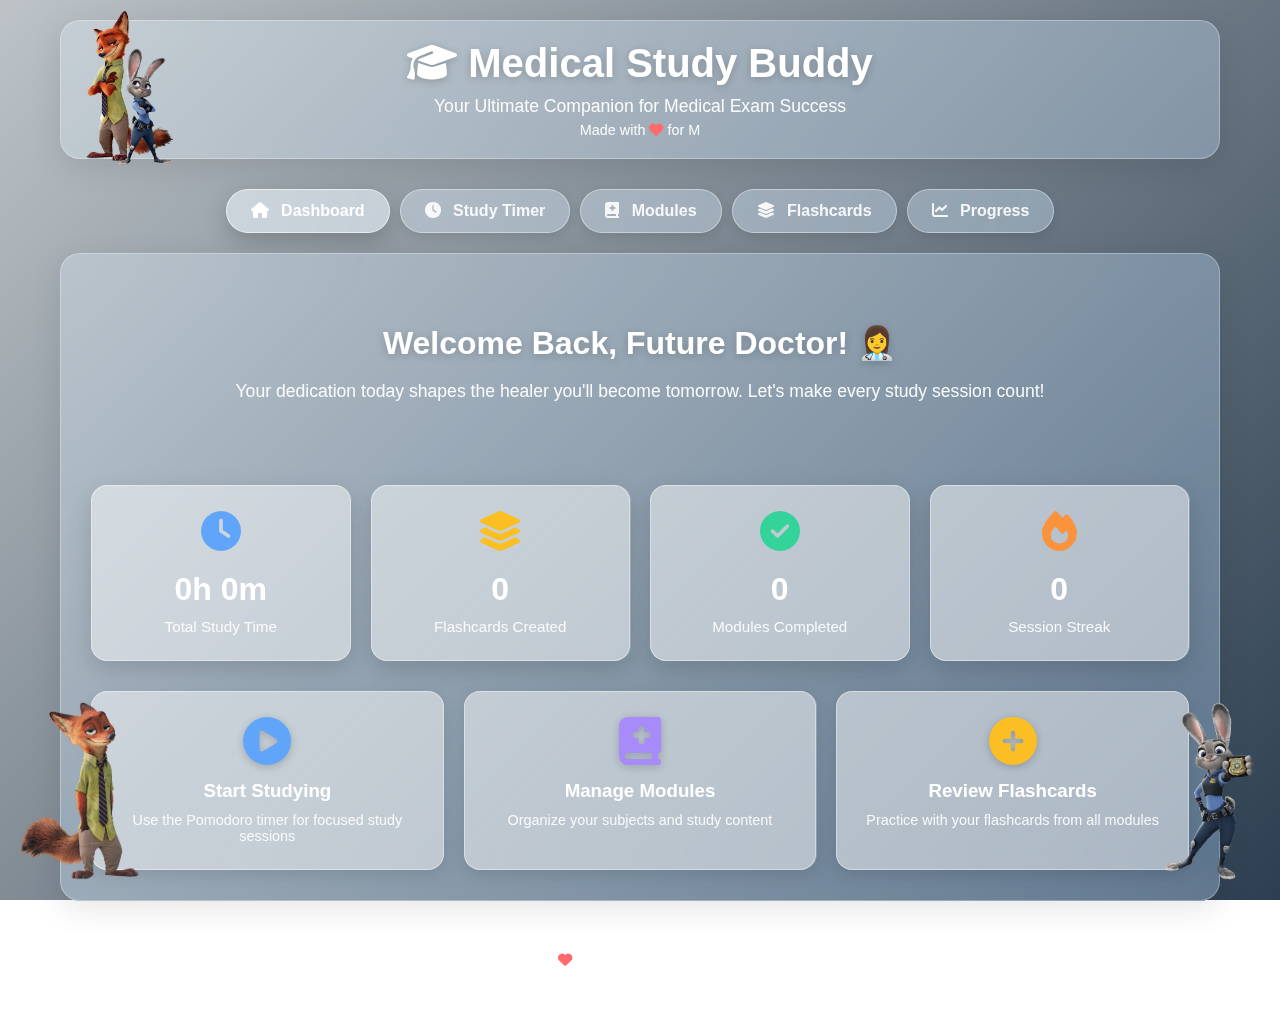
<file: index.html>
<!DOCTYPE html>
<html lang="en">
  <head>
    <meta charset="UTF-8" />
    <meta name="viewport" content="width=device-width, initial-scale=1.0" />
    <title>Medical Study Buddy - Dashboard</title>
    <link
      rel="stylesheet"
      href="https://cdnjs.cloudflare.com/ajax/libs/font-awesome/6.4.0/css/all.min.css"
    />
    <link rel="stylesheet" href="styles.css" />
  </head>
  <body>
    <!-- Nick the Fox (Left Side) -->
    <img src="Nick_Wilde.webp" alt="Nick the Fox" class="character-left" />

    <!-- Judy the Bunny (Right Side) -->
    <img src="Judy_Hopps.webp" alt="Judy the Bunny" class="character-right" />

    <div class="container">
      <header>
        <img
          src="Nick_Wilde_and_Judy_Hopps.webp"
          alt="Nick and Judy"
          class="header-image"
        />
        <h1><i class="fas fa-graduation-cap"></i> Medical Study Buddy</h1>
        <p>Your Ultimate Companion for Medical Exam Success</p>
        <p>Made with <i class="fas fa-heart"></i> for M</p>
      </header>

      <!-- Navigation Tabs -->
      <div class="nav-tabs">
        <a href="index.html" class="nav-tab active" data-page="dashboard">
          <i class="fas fa-home"></i> Dashboard
        </a>
        <a href="timer.html" class="nav-tab" data-page="timer">
          <i class="fas fa-clock"></i> Study Timer
        </a>
        <a href="modules.html" class="nav-tab" data-page="modules">
          <i class="fas fa-book-medical"></i> Modules
        </a>
        <a href="flashcards.html" class="nav-tab" data-page="flashcards">
          <i class="fas fa-layer-group"></i> Flashcards
        </a>
        <a href="progress.html" class="nav-tab" data-page="progress">
          <i class="fas fa-chart-line"></i> Progress
        </a>
      </div>

      <!-- Dashboard Section -->
      <div class="content-section active">
        <div class="welcome-section">
          <h2>Welcome Back, Future Doctor! 👩‍⚕️</h2>
          <p>
            Your dedication today shapes the healer you'll become tomorrow.
            Let's make every study session count!
          </p>
        </div>

        <div class="stats-grid">
          <div class="stat-card">
            <i class="fas fa-clock"></i>
            <h3 id="totalStudyTime">0h 0m</h3>
            <p>Total Study Time</p>
          </div>
          <div class="stat-card">
            <i class="fas fa-layer-group"></i>
            <h3 id="totalFlashcards">0</h3>
            <p>Flashcards Created</p>
          </div>
          <div class="stat-card">
            <i class="fas fa-check-circle"></i>
            <h3 id="modulesCompleted">0</h3>
            <p>Modules Completed</p>
          </div>
          <div class="stat-card">
            <i class="fas fa-fire"></i>
            <h3 id="sessionStreak">0</h3>
            <p>Session Streak</p>
          </div>
        </div>

        <div class="quick-actions">
          <a href="timer.html" class="action-card">
            <i class="fas fa-play-circle"></i>
            <h3>Start Studying</h3>
            <p>Use the Pomodoro timer for focused study sessions</p>
          </a>
          <a href="modules.html" class="action-card">
            <i class="fas fa-book-medical"></i>
            <h3>Manage Modules</h3>
            <p>Organize your subjects and study content</p>
          </a>
          <a href="flashcards.html" class="action-card">
            <i class="fas fa-plus-circle"></i>
            <h3>Review Flashcards</h3>
            <p>Practice with your flashcards from all modules</p>
          </a>
        </div>
      </div>

      <footer>
        <p>
          Made with <i class="fas fa-heart"></i> by S | Study Smart, Not Just
          Hard
        </p>
      </footer>
    </div>

    <script src="app.js"></script>
    <script>
      // Set active navigation
      setActiveNav("dashboard");
    </script>
  </body>
</html>
</file>
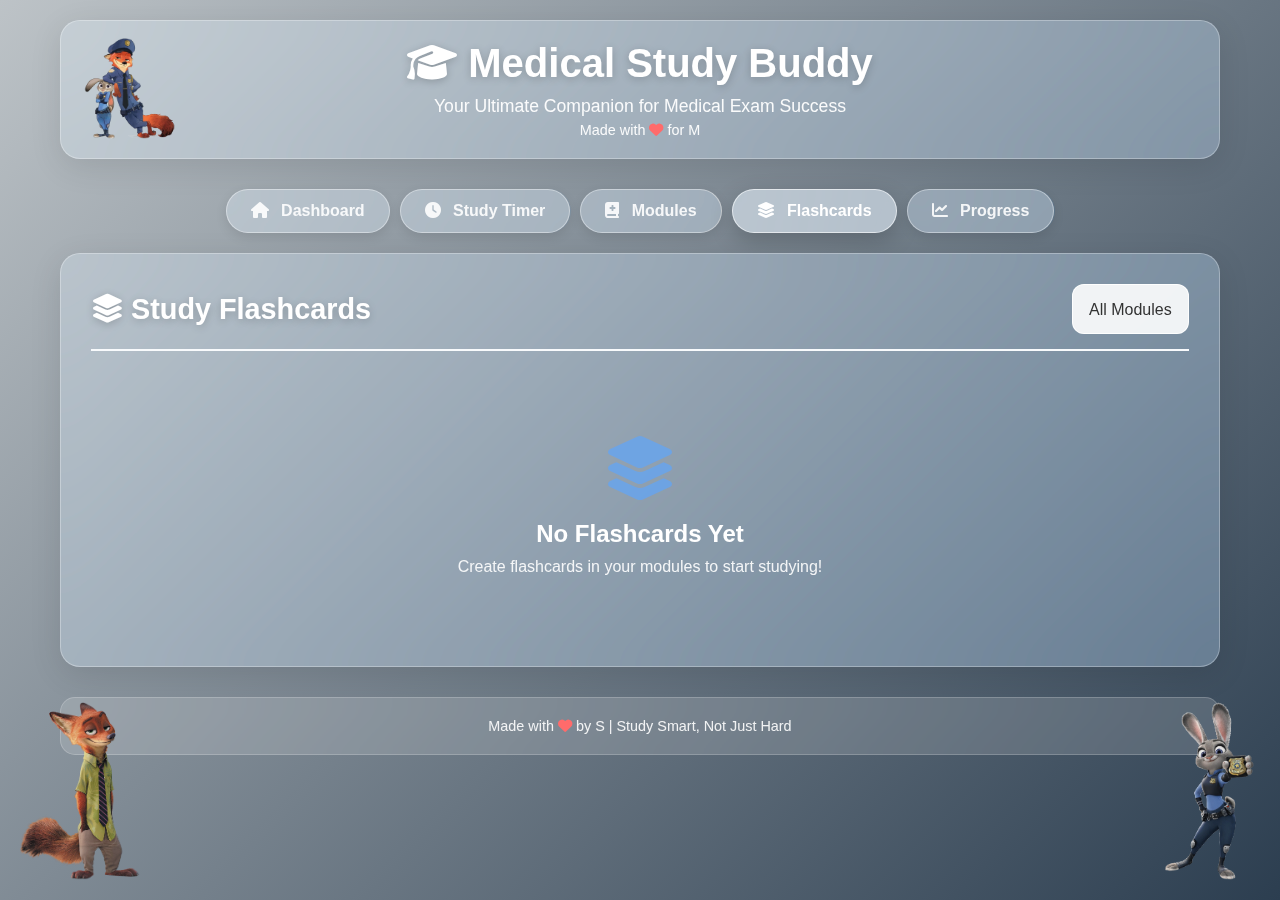
<file: flashcards.html>
<!DOCTYPE html>
<html lang="en">
  <head>
    <meta charset="UTF-8" />
    <meta name="viewport" content="width=device-width, initial-scale=1.0" />
    <title>Medical Study Buddy - Flashcards</title>
    <link
      rel="stylesheet"
      href="https://cdnjs.cloudflare.com/ajax/libs/font-awesome/6.4.0/css/all.min.css"
    />
    <link rel="stylesheet" href="styles.css" />
  </head>
  <body>
    <!-- Nick the Fox (Left Side) -->
    <img src="Nick_Wilde.webp" alt="Nick the Fox" class="character-left" />

    <!-- Judy the Bunny (Right Side) -->
    <img src="Judy_Hopps.webp" alt="Judy the Bunny" class="character-right" />

    <div class="container">
      <header>
        <img src="J and N 4.png" alt="Nick and Judy" class="header-image" />
        <h1><i class="fas fa-graduation-cap"></i> Medical Study Buddy</h1>
        <p>Your Ultimate Companion for Medical Exam Success</p>
        <p>Made with <i class="fas fa-heart"></i> for M</p>
      </header>

      <!-- Navigation Tabs -->
      <div class="nav-tabs">
        <a href="index.html" class="nav-tab" data-page="dashboard">
          <i class="fas fa-home"></i> Dashboard
        </a>
        <a href="timer.html" class="nav-tab" data-page="timer">
          <i class="fas fa-clock"></i> Study Timer
        </a>
        <a href="modules.html" class="nav-tab" data-page="modules">
          <i class="fas fa-book-medical"></i> Modules
        </a>
        <a href="flashcards.html" class="nav-tab active" data-page="flashcards">
          <i class="fas fa-layer-group"></i> Flashcards
        </a>
        <a href="progress.html" class="nav-tab" data-page="progress">
          <i class="fas fa-chart-line"></i> Progress
        </a>
      </div>

      <!-- Flashcards Section -->
      <div class="content-section active">
        <div class="section-header">
          <h2><i class="fas fa-layer-group"></i> Study Flashcards</h2>
          <div>
            <select
              id="moduleFilter"
              class="form-input"
              style="display: inline-block; width: auto"
              onchange="filterFlashcards()"
            >
              <option value="all">All Modules</option>
            </select>
          </div>
        </div>

        <!-- Flashcards List View -->
        <div id="flashcardsListView">
          <div id="allFlashcardsList" class="flashcards-list">
            <div class="empty-state">
              <i class="fas fa-layer-group"></i>
              <h3>No Flashcards Yet</h3>
              <p>Create flashcards in your modules to start studying!</p>
            </div>
          </div>
        </div>

        <!-- Flashcard Review Mode -->
        <div id="flashcardReview" style="display: none">
          <button
            class="btn btn-warning"
            onclick="exitReview()"
            style="margin-bottom: 20px"
          >
            <i class="fas fa-arrow-left"></i> Exit Review
          </button>

          <div class="flashcard-review-container">
            <div class="review-header">
              <div class="review-progress">
                <span id="reviewProgress">0 / 0</span>
              </div>
              <div id="currentDifficulty" class="current-difficulty"></div>
            </div>

            <div class="flashcard-flip-card" onclick="flipCard()">
              <div class="flashcard-flip-inner" id="flipCard">
                <div class="flashcard-flip-front">
                  <div class="flip-label">Question</div>
                  <p id="cardQuestion">Loading...</p>
                  <div class="flip-hint">Click to flip</div>
                </div>
                <div class="flashcard-flip-back">
                  <div class="flip-label">Answer</div>
                  <p id="cardAnswer">Loading...</p>
                  <div class="flip-hint">Click to flip back</div>
                </div>
              </div>
            </div>

            <div class="review-controls">
              <button class="btn btn-danger" onclick="markDifficult()">
                <i class="fas fa-times"></i> Difficult
              </button>
              <button class="btn btn-warning" onclick="markOkay()">
                <i class="fas fa-minus"></i> Okay
              </button>
              <button class="btn btn-success" onclick="markEasy()">
                <i class="fas fa-check"></i> Easy
              </button>
            </div>

            <div class="review-navigation">
              <button
                class="btn btn-secondary"
                onclick="previousCard()"
                id="prevBtn"
              >
                <i class="fas fa-arrow-left"></i> Previous
              </button>
              <button
                class="btn btn-secondary"
                onclick="nextCard()"
                id="nextBtn"
              >
                Next <i class="fas fa-arrow-right"></i>
              </button>
            </div>
          </div>
        </div>
      </div>

      <footer>
        <p>
          Made with <i class="fas fa-heart"></i> by S | Study Smart, Not Just
          Hard
        </p>
      </footer>
    </div>

    <script src="app.js"></script>
    <script>
      // Set active navigation
      setActiveNav("flashcards");

      // Load flashcards
      let allFlashcards = [];
      let filteredFlashcards = [];
      let currentCardIndex = 0;
      let isFlipped = false;

      function loadAllFlashcards() {
        const modules = getModules();
        const moduleFilter = document.getElementById("moduleFilter");

        // Clear and populate module filter
        moduleFilter.innerHTML = '<option value="all">All Modules</option>';
        modules.forEach((module) => {
          const option = document.createElement("option");
          option.value = module.id;
          option.textContent = module.name;
          moduleFilter.appendChild(option);
        });

        // Collect all flashcards
        allFlashcards = [];
        modules.forEach((module) => {
          module.flashcards.forEach((card) => {
            allFlashcards.push({
              ...card,
              moduleName: module.name,
              moduleColor: module.color,
              moduleId: module.id,
            });
          });
        });

        displayFlashcards();
      }

      function displayFlashcards() {
        const filterValue = document.getElementById("moduleFilter").value;
        const listContainer = document.getElementById("allFlashcardsList");

        // Filter flashcards
        filteredFlashcards =
          filterValue === "all"
            ? allFlashcards
            : allFlashcards.filter((card) => card.moduleId === filterValue);

        if (filteredFlashcards.length === 0) {
          listContainer.innerHTML = `
            <div class="empty-state">
              <i class="fas fa-layer-group"></i>
              <h3>No Flashcards Yet</h3>
              <p>Create flashcards in your modules to start studying!</p>
            </div>
          `;
          return;
        }

        listContainer.innerHTML = filteredFlashcards
          .map(
            (card, index) => `
          <div class="flashcard-item clickable-card" onclick="startReviewFromCard(${index})">
            <div class="flashcard-header">
              <h4>
                <span style="color: ${
                  card.moduleColor
                }; margin-right: 5px;">●</span>
                ${card.moduleName}
              </h4>
              ${
                card.difficulty
                  ? `<span class="difficulty-tag difficulty-${card.difficulty}">${card.difficulty}</span>`
                  : ""
              }
            </div>
            <div class="flashcard-content">
              <strong>Q:</strong> ${card.question}<br>
              <strong>A:</strong> ${card.answer}
            </div>
          </div>
        `
          )
          .join("");
      }

      // Filter flashcards when dropdown changes
      function filterFlashcards() {
        const filterValue = document.getElementById("moduleFilter").value;

        // Filter flashcards based on selection
        filteredFlashcards =
          filterValue === "all"
            ? allFlashcards
            : allFlashcards.filter((card) => card.moduleId === filterValue);

        // Check if we're in review mode
        const reviewVisible =
          document.getElementById("flashcardReview").style.display === "block";

        if (reviewVisible) {
          // If in review mode, restart review with new filtered cards
          if (filteredFlashcards.length === 0) {
            alert("No flashcards in this module!");
            document.getElementById("moduleFilter").value = "all";
            filteredFlashcards = allFlashcards;
            return;
          }
          currentCardIndex = 0;
          isFlipped = false;
          loadCard();
        } else {
          // If in list view, update the display
          displayFlashcards();
        }
      }

      // Review Mode Functions
      function startReview() {
        if (filteredFlashcards.length === 0) {
          alert(
            "No flashcards to review! Create some flashcards in your modules first."
          );
          return;
        }

        currentCardIndex = 0;
        isFlipped = false;
        document.getElementById("flashcardsListView").style.display = "none";
        document.getElementById("flashcardReview").style.display = "block";
        loadCard();
      }

      function startReviewFromCard(cardIndex) {
        currentCardIndex = cardIndex;
        isFlipped = false;
        document.getElementById("flashcardsListView").style.display = "none";
        document.getElementById("flashcardReview").style.display = "block";
        loadCard();
      }

      function exitReview() {
        document.getElementById("flashcardsListView").style.display = "block";
        document.getElementById("flashcardReview").style.display = "none";
        // Reload flashcards from localStorage to show updated tags
        loadAllFlashcards();
      }

      function loadCard() {
        if (filteredFlashcards.length === 0) return;

        const card = filteredFlashcards[currentCardIndex];
        document.getElementById("cardQuestion").textContent = card.question;
        document.getElementById("cardAnswer").textContent = card.answer;
        document.getElementById("reviewProgress").textContent = `${
          currentCardIndex + 1
        } / ${filteredFlashcards.length}`;

        // Show current difficulty if set
        const difficultyEl = document.getElementById("currentDifficulty");
        if (card.difficulty) {
          difficultyEl.innerHTML = `<span class="difficulty-tag difficulty-${card.difficulty}">${card.difficulty}</span>`;
          difficultyEl.style.display = "block";
        } else {
          difficultyEl.innerHTML = "";
          difficultyEl.style.display = "none";
        }

        // Reset flip
        isFlipped = false;
        document.getElementById("flipCard").classList.remove("flipped");

        // Update button states
        document.getElementById("prevBtn").disabled = currentCardIndex === 0;
        document.getElementById("nextBtn").disabled =
          currentCardIndex === filteredFlashcards.length - 1;
      }

      function flipCard() {
        isFlipped = !isFlipped;
        const flipCard = document.getElementById("flipCard");
        if (isFlipped) {
          flipCard.classList.add("flipped");
        } else {
          flipCard.classList.remove("flipped");
        }
      }

      function nextCard() {
        if (currentCardIndex < filteredFlashcards.length - 1) {
          currentCardIndex++;
          loadCard();
        }
      }

      function previousCard() {
        if (currentCardIndex > 0) {
          currentCardIndex--;
          loadCard();
        }
      }

      function markDifficult() {
        saveDifficulty("Difficult");
      }

      function markOkay() {
        saveDifficulty("Okay");
      }

      function markEasy() {
        saveDifficulty("Easy");
      }

      function saveDifficulty(difficulty) {
        const currentCard = filteredFlashcards[currentCardIndex];
        const modules = getModules();

        // Find the module and flashcard
        const module = modules.find((m) => m.id === currentCard.moduleId);
        if (module) {
          const flashcard = module.flashcards.find(
            (f) =>
              f.question === currentCard.question &&
              f.answer === currentCard.answer
          );
          if (flashcard) {
            flashcard.difficulty = difficulty;
            saveModules(modules);

            // Update local array so it shows immediately
            filteredFlashcards[currentCardIndex].difficulty = difficulty;

            // Update the difficulty display
            const difficultyEl = document.getElementById("currentDifficulty");
            difficultyEl.innerHTML = `<span class="difficulty-tag difficulty-${difficulty}">${difficulty}</span>`;
            difficultyEl.style.display = "block";
          }
        }
      }

      // Initialize on page load
      document.addEventListener("DOMContentLoaded", function () {
        loadAllFlashcards();
      });
    </script>
  </body>
</html>
</file>
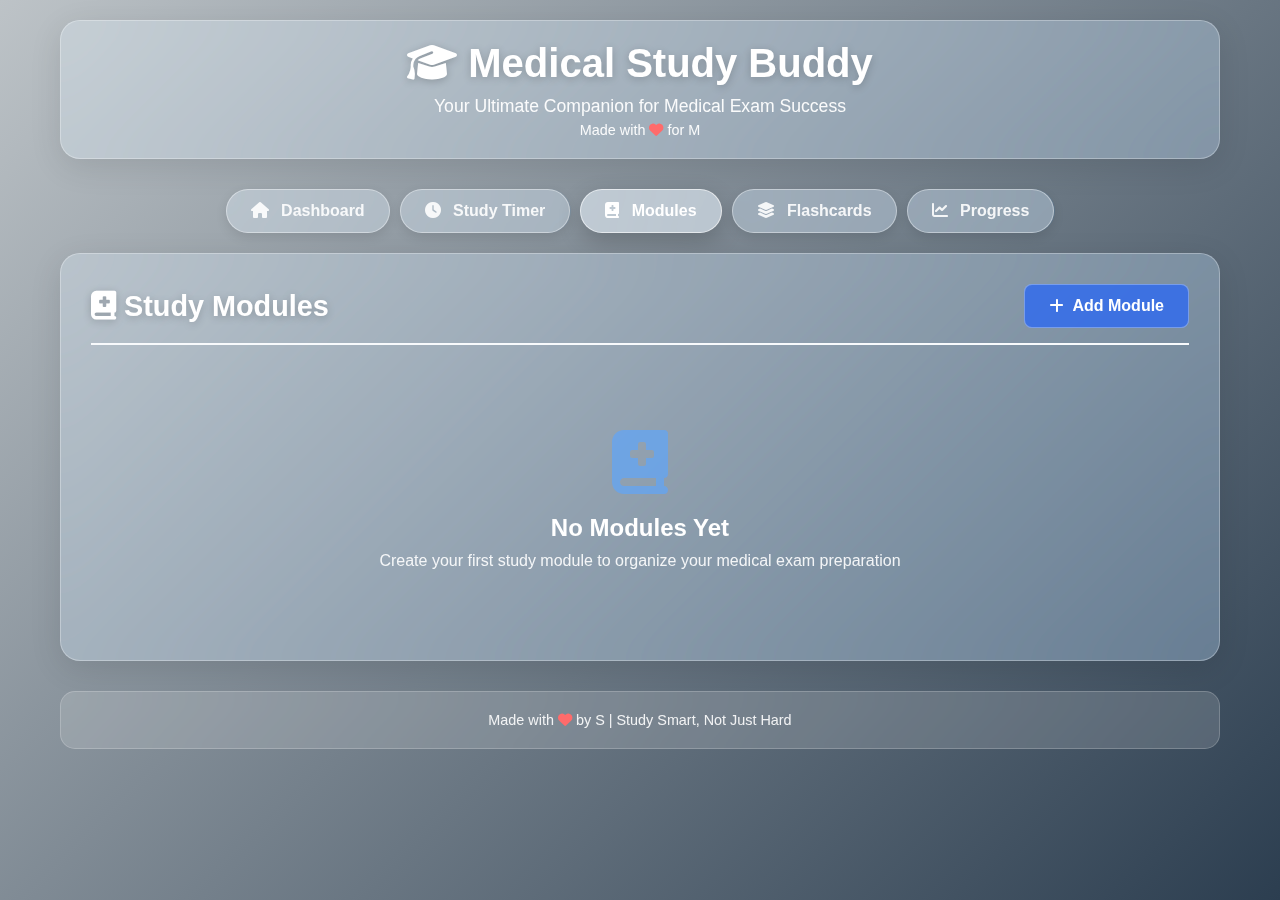
<file: modules.html>
<!DOCTYPE html>
<html lang="en">
  <head>
    <meta charset="UTF-8" />
    <meta name="viewport" content="width=device-width, initial-scale=1.0" />
    <title>Medical Study Buddy - Modules</title>
    <link
      rel="stylesheet"
      href="https://cdnjs.cloudflare.com/ajax/libs/font-awesome/6.4.0/css/all.min.css"
    />
    <link rel="stylesheet" href="styles.css" />
  </head>
  <body>
    <div class="container">
      <header>
        <h1><i class="fas fa-graduation-cap"></i> Medical Study Buddy</h1>
        <p>Your Ultimate Companion for Medical Exam Success</p>
        <p>Made with <i class="fas fa-heart"></i> for M</p>
      </header>

      <!-- Navigation Tabs -->
      <div class="nav-tabs">
        <a href="index.html" class="nav-tab" data-page="dashboard">
          <i class="fas fa-home"></i> Dashboard
        </a>
        <a href="timer.html" class="nav-tab" data-page="timer">
          <i class="fas fa-clock"></i> Study Timer
        </a>
        <a href="modules.html" class="nav-tab active" data-page="modules">
          <i class="fas fa-book-medical"></i> Modules
        </a>
        <a href="flashcards.html" class="nav-tab" data-page="flashcards">
          <i class="fas fa-layer-group"></i> Flashcards
        </a>
        <a href="progress.html" class="nav-tab" data-page="progress">
          <i class="fas fa-chart-line"></i> Progress
        </a>
      </div>

      <!-- Modules Section -->
      <div class="content-section active">
        <div class="section-header">
          <h2><i class="fas fa-book-medical"></i> Study Modules</h2>
          <button class="btn btn-primary" onclick="showAddModuleForm()">
            <i class="fas fa-plus"></i> Add Module
          </button>
        </div>

        <!-- Add Module Form (Hidden by default) -->
        <div id="addModuleForm" class="module-form" style="display: none">
          <h3 style="margin-bottom: 15px; color: var(--primary-color)">
            <i class="fas fa-plus-circle"></i> Create New Module
          </h3>
          <div class="form-group">
            <label for="moduleName">Module Name</label>
            <input
              type="text"
              id="moduleName"
              placeholder="e.g., Anatomy, Physiology, Pharmacology"
              class="form-input"
            />
          </div>
          <div class="form-group">
            <label for="moduleDescription">Description (Optional)</label>
            <textarea
              id="moduleDescription"
              placeholder="Brief description of this module..."
              class="form-input"
              rows="3"
            ></textarea>
          </div>
          <div class="form-group">
            <label for="moduleColor">Choose Color</label>
            <div class="color-picker">
              <input
                type="radio"
                name="moduleColor"
                value="#667eea"
                id="color1"
                checked
              />
              <label
                for="color1"
                class="color-option"
                style="background: #667eea"
              ></label>

              <input
                type="radio"
                name="moduleColor"
                value="#10b981"
                id="color2"
              />
              <label
                for="color2"
                class="color-option"
                style="background: #10b981"
              ></label>

              <input
                type="radio"
                name="moduleColor"
                value="#f59e0b"
                id="color3"
              />
              <label
                for="color3"
                class="color-option"
                style="background: #f59e0b"
              ></label>

              <input
                type="radio"
                name="moduleColor"
                value="#ef4444"
                id="color4"
              />
              <label
                for="color4"
                class="color-option"
                style="background: #ef4444"
              ></label>

              <input
                type="radio"
                name="moduleColor"
                value="#8b5cf6"
                id="color5"
              />
              <label
                for="color5"
                class="color-option"
                style="background: #8b5cf6"
              ></label>

              <input
                type="radio"
                name="moduleColor"
                value="#ec4899"
                id="color6"
              />
              <label
                for="color6"
                class="color-option"
                style="background: #ec4899"
              ></label>
            </div>
          </div>
          <div class="form-actions">
            <button class="btn btn-success" onclick="saveModule()">
              <i class="fas fa-save"></i> Save Module
            </button>
            <button class="btn btn-danger" onclick="cancelAddModule()">
              <i class="fas fa-times"></i> Cancel
            </button>
          </div>
        </div>

        <!-- Modules List -->
        <div id="modulesList" class="modules-grid">
          <div class="empty-state">
            <i class="fas fa-book-medical"></i>
            <h3>No Modules Yet</h3>
            <p>
              Create your first study module to organize your medical exam
              preparation
            </p>
          </div>
        </div>

        <!-- Module Detail View (Hidden by default) -->
        <div id="moduleDetail" class="module-detail" style="display: none">
          <button
            class="btn btn-warning"
            onclick="backToModules()"
            style="margin-bottom: 20px"
          >
            <i class="fas fa-arrow-left"></i> Back to Modules
          </button>

          <div class="module-detail-header">
            <div>
              <h2 id="detailModuleName"></h2>
              <p id="detailModuleDescription"></p>
            </div>
            <button class="btn btn-danger" onclick="deleteCurrentModule()">
              <i class="fas fa-trash"></i> Delete Module
            </button>
          </div>

          <div class="content-tabs">
            <button
              class="content-tab active"
              onclick="showContentTab('notes')"
            >
              <i class="fas fa-sticky-note"></i> Notes
            </button>
            <button class="content-tab" onclick="showContentTab('flashcards')">
              <i class="fas fa-layer-group"></i> Flashcards
            </button>
            <button class="content-tab" onclick="showContentTab('quiz')">
              <i class="fas fa-question-circle"></i> Quiz
            </button>
          </div>

          <!-- Notes Content -->
          <div id="notesContent" class="module-content active">
            <div class="content-header">
              <h3>Study Notes</h3>
              <button class="btn btn-primary" onclick="addNote()">
                <i class="fas fa-plus"></i> Add Note
              </button>
            </div>
            <div id="notesList" class="notes-list">
              <p class="empty-message">No notes yet. Add your first note!</p>
            </div>
          </div>

          <!-- Flashcards Content -->
          <div id="flashcardsContent" class="module-content">
            <div class="content-header">
              <h3>Flashcards</h3>
              <button class="btn btn-primary" onclick="addFlashcard()">
                <i class="fas fa-plus"></i> Add Flashcard
              </button>
            </div>
            <div id="flashcardsList" class="flashcards-list">
              <p class="empty-message">
                No flashcards yet. Create your first flashcard!
              </p>
            </div>
          </div>

          <!-- Quiz Content -->
          <div id="quizContent" class="module-content">
            <div class="content-header">
              <h3>Quiz Questions</h3>
              <button class="btn btn-primary" onclick="addQuizQuestion()">
                <i class="fas fa-plus"></i> Add Question
              </button>
            </div>
            <div id="quizList" class="quiz-list">
              <p class="empty-message">
                No quiz questions yet. Add your first question!
              </p>
            </div>
          </div>
        </div>
      </div>

      <footer>
        <p>
          Made with <i class="fas fa-heart"></i> by S | Study Smart, Not Just
          Hard
        </p>
      </footer>
    </div>

    <script src="app.js"></script>
    <script src="modules.js"></script>
    <script>
      // Set active navigation
      setActiveNav("modules");
    </script>
  </body>
</html>
</file>
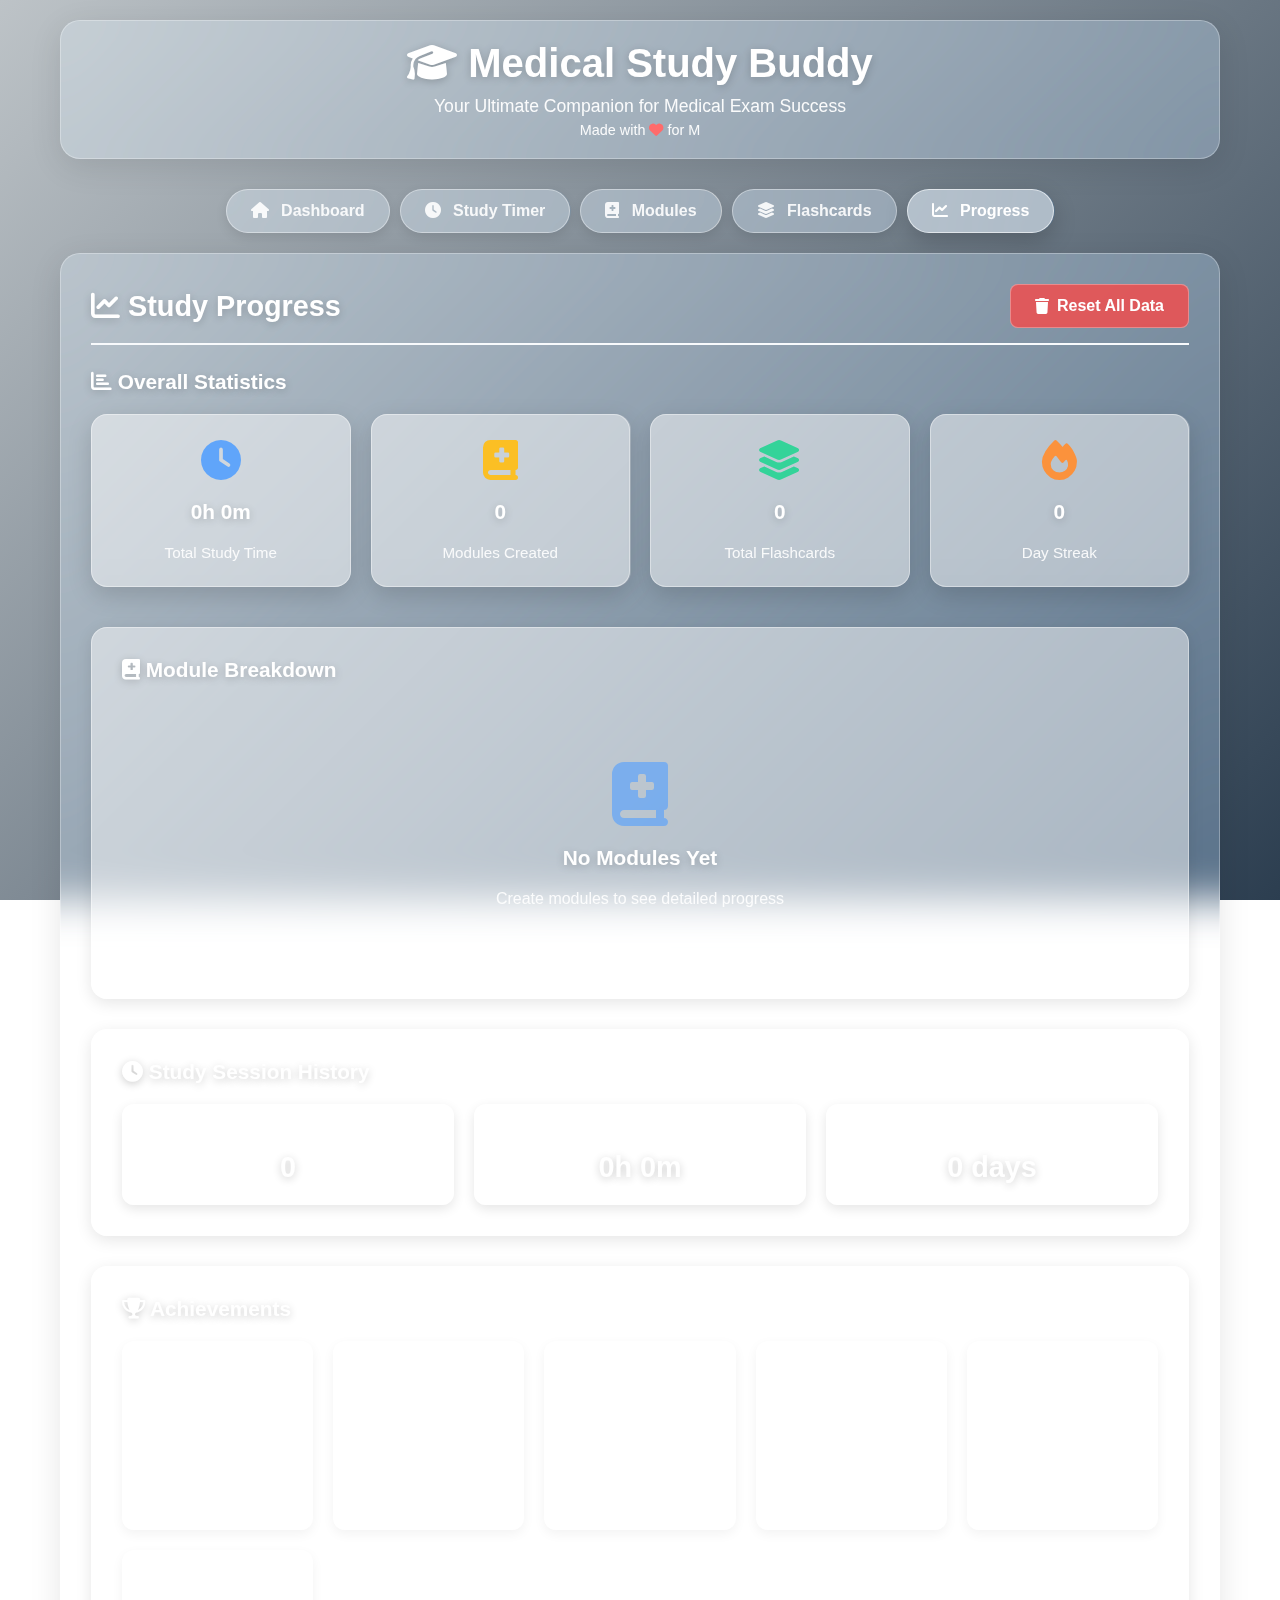
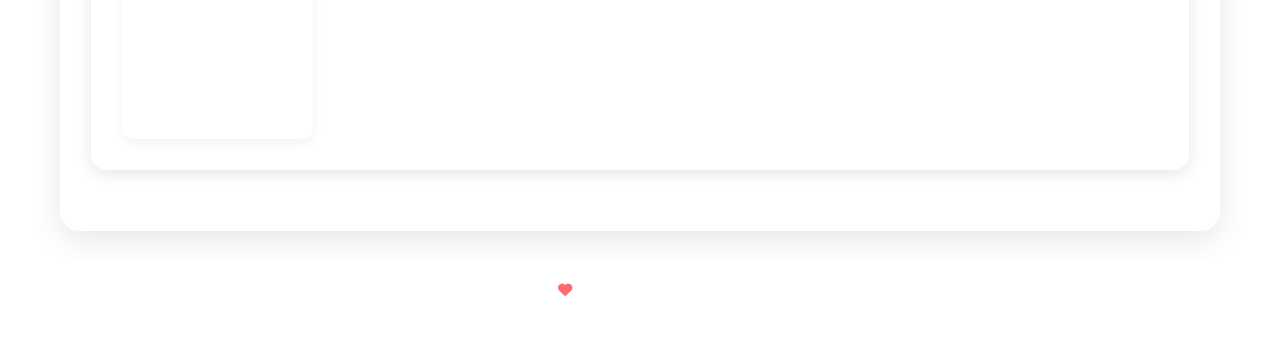
<file: progress.html>
<!DOCTYPE html>
<html lang="en">
  <head>
    <meta charset="UTF-8" />
    <meta name="viewport" content="width=device-width, initial-scale=1.0" />
    <title>Medical Study Buddy - Progress</title>
    <link
      rel="stylesheet"
      href="https://cdnjs.cloudflare.com/ajax/libs/font-awesome/6.4.0/css/all.min.css"
    />
    <link rel="stylesheet" href="styles.css" />
  </head>
  <body>
    <div class="container">
      <header>
        <h1><i class="fas fa-graduation-cap"></i> Medical Study Buddy</h1>
        <p>Your Ultimate Companion for Medical Exam Success</p>
        <p>Made with <i class="fas fa-heart"></i> for M</p>
      </header>

      <!-- Navigation Tabs -->
      <div class="nav-tabs">
        <a href="index.html" class="nav-tab" data-page="dashboard">
          <i class="fas fa-home"></i> Dashboard
        </a>
        <a href="timer.html" class="nav-tab" data-page="timer">
          <i class="fas fa-clock"></i> Study Timer
        </a>
        <a href="modules.html" class="nav-tab" data-page="modules">
          <i class="fas fa-book-medical"></i> Modules
        </a>
        <a href="flashcards.html" class="nav-tab" data-page="flashcards">
          <i class="fas fa-layer-group"></i> Flashcards
        </a>
        <a href="progress.html" class="nav-tab active" data-page="progress">
          <i class="fas fa-chart-line"></i> Progress
        </a>
      </div>

      <!-- Progress Section -->
      <div class="content-section active">
        <div class="section-header">
          <h2><i class="fas fa-chart-line"></i> Study Progress</h2>
          <button class="btn btn-danger" onclick="resetAllData()">
            <i class="fas fa-trash"></i> Reset All Data
          </button>
        </div>

        <!-- Overview Stats -->
        <div class="progress-overview">
          <h3><i class="fas fa-chart-bar"></i> Overall Statistics</h3>
          <div class="stats-grid">
            <div class="stat-card">
              <i class="fas fa-clock"></i>
              <h3 id="totalTime">0h 0m</h3>
              <p>Total Study Time</p>
            </div>
            <div class="stat-card">
              <i class="fas fa-book-medical"></i>
              <h3 id="totalModules">0</h3>
              <p>Modules Created</p>
            </div>
            <div class="stat-card">
              <i class="fas fa-layer-group"></i>
              <h3 id="totalCards">0</h3>
              <p>Total Flashcards</p>
            </div>
            <div class="stat-card">
              <i class="fas fa-fire"></i>
              <h3 id="studyStreak">0</h3>
              <p>Day Streak</p>
            </div>
          </div>
        </div>

        <!-- Module Breakdown -->
        <div class="progress-section">
          <h3><i class="fas fa-book-medical"></i> Module Breakdown</h3>
          <div id="moduleBreakdown" class="module-breakdown">
            <div class="empty-state">
              <i class="fas fa-book-medical"></i>
              <h3>No Modules Yet</h3>
              <p>Create modules to see detailed progress</p>
            </div>
          </div>
        </div>

        <!-- Study Timer History -->
        <div class="progress-section">
          <h3><i class="fas fa-clock"></i> Study Session History</h3>
          <div class="timer-history">
            <div class="history-item">
              <div class="history-label">Today's Sessions</div>
              <div class="history-value" id="todaySessions">0</div>
            </div>
            <div class="history-item">
              <div class="history-label">Today's Study Time</div>
              <div class="history-value" id="todayStudyTime">0h 0m</div>
            </div>
            <div class="history-item">
              <div class="history-label">Current Streak</div>
              <div class="history-value" id="currentStreak">0 days</div>
            </div>
          </div>
        </div>

        <!-- Achievement Badges -->
        <div class="progress-section">
          <h3><i class="fas fa-trophy"></i> Achievements</h3>
          <div class="achievements-grid">
            <div class="achievement-badge" id="badge1">
              <i class="fas fa-star"></i>
              <h4>First Module</h4>
              <p>Create your first study module</p>
            </div>
            <div class="achievement-badge" id="badge2">
              <i class="fas fa-layer-group"></i>
              <h4>Flashcard Master</h4>
              <p>Create 50 flashcards</p>
            </div>
            <div class="achievement-badge" id="badge3">
              <i class="fas fa-fire"></i>
              <h4>7-Day Streak</h4>
              <p>Study for 7 consecutive days</p>
            </div>
            <div class="achievement-badge" id="badge4">
              <i class="fas fa-clock"></i>
              <h4>Dedicated Learner</h4>
              <p>Study for 10 hours total</p>
            </div>
            <div class="achievement-badge" id="badge5">
              <i class="fas fa-graduation-cap"></i>
              <h4>Module Pro</h4>
              <p>Create 5 modules</p>
            </div>
            <div class="achievement-badge" id="badge6">
              <i class="fas fa-brain"></i>
              <h4>Pomodoro Champion</h4>
              <p>Complete 100 study sessions</p>
            </div>
          </div>
        </div>
      </div>

      <footer>
        <p>
          Made with <i class="fas fa-heart"></i> by S | Study Smart, Not Just
          Hard
        </p>
      </footer>
    </div>

    <script src="app.js"></script>
    <script>
      // Set active navigation
      setActiveNav("progress");

      function loadProgressData() {
        const modules = getModules();
        const stats = JSON.parse(localStorage.getItem("medStudyStats")) || {
          totalStudyTime: 0,
          totalFlashcards: 0,
          quizzesTaken: 0,
          totalScore: 0,
        };
        const timerStats = JSON.parse(localStorage.getItem("timerStats")) || {
          sessionsToday: 0,
          totalTimeToday: 0,
          currentStreak: 0,
          lastDate: new Date().toDateString(),
        };

        // Update overall stats
        const hours = Math.floor(stats.totalStudyTime / 60);
        const minutes = stats.totalStudyTime % 60;
        document.getElementById(
          "totalTime"
        ).textContent = `${hours}h ${minutes}m`;
        document.getElementById("totalModules").textContent = modules.length;
        document.getElementById("totalCards").textContent =
          stats.totalFlashcards;
        document.getElementById("studyStreak").textContent =
          timerStats.currentStreak;

        // Update timer history
        document.getElementById("todaySessions").textContent =
          timerStats.sessionsToday;
        const todayHours = Math.floor(timerStats.totalTimeToday / 60);
        const todayMinutes = timerStats.totalTimeToday % 60;
        document.getElementById(
          "todayStudyTime"
        ).textContent = `${todayHours}h ${todayMinutes}m`;
        document.getElementById(
          "currentStreak"
        ).textContent = `${timerStats.currentStreak} days`;

        // Load module breakdown
        loadModuleBreakdown(modules);

        // Check achievements
        checkAchievements(modules, stats, timerStats);
      }

      function loadModuleBreakdown(modules) {
        const container = document.getElementById("moduleBreakdown");

        if (modules.length === 0) {
          container.innerHTML = `
            <div class="empty-state">
              <i class="fas fa-book-medical"></i>
              <h3>No Modules Yet</h3>
              <p>Create modules to see detailed progress</p>
            </div>
          `;
          return;
        }

        container.innerHTML = modules
          .map(
            (module) => `
          <div class="module-progress-card" style="border-left: 4px solid ${
            module.color
          }">
            <div class="module-progress-header">
              <h4 style="color: ${module.color}">${module.name}</h4>
              <span class="module-date">${new Date(
                module.createdAt
              ).toLocaleDateString()}</span>
            </div>
            <div class="module-progress-stats">
              <div class="progress-stat">
                <i class="fas fa-sticky-note"></i>
                <span>${module.notes.length} Notes</span>
              </div>
              <div class="progress-stat">
                <i class="fas fa-layer-group"></i>
                <span>${module.flashcards.length} Flashcards</span>
              </div>
              <div class="progress-stat">
                <i class="fas fa-question-circle"></i>
                <span>${module.quizQuestions.length} Quiz Questions</span>
              </div>
            </div>
          </div>
        `
          )
          .join("");
      }

      function checkAchievements(modules, stats, timerStats) {
        // Badge 1: First Module
        if (modules.length >= 1) {
          document.getElementById("badge1").classList.add("unlocked");
        }

        // Badge 2: 50 Flashcards
        if (stats.totalFlashcards >= 50) {
          document.getElementById("badge2").classList.add("unlocked");
        }

        // Badge 3: 7-Day Streak
        if (timerStats.currentStreak >= 7) {
          document.getElementById("badge3").classList.add("unlocked");
        }

        // Badge 4: 10 Hours Total
        if (stats.totalStudyTime >= 600) {
          document.getElementById("badge4").classList.add("unlocked");
        }

        // Badge 5: 5 Modules
        if (modules.length >= 5) {
          document.getElementById("badge5").classList.add("unlocked");
        }

        // Badge 6: 100 Sessions
        if (timerStats.sessionsToday >= 100) {
          document.getElementById("badge6").classList.add("unlocked");
        }
      }

      function resetAllData() {
        if (
          !confirm(
            "⚠️ WARNING: This will delete ALL your data including modules, flashcards, notes, quiz questions, and progress. This action cannot be undone!\n\nAre you absolutely sure?"
          )
        ) {
          return;
        }

        if (!confirm("Final confirmation: Delete everything?")) {
          return;
        }

        // Clear all data
        localStorage.removeItem("medStudyModules");
        localStorage.removeItem("medStudyStats");
        localStorage.removeItem("timerStats");
        localStorage.removeItem("timerSettings");

        alert("All data has been reset!");
        location.reload();
      }

      // Load data on page load
      document.addEventListener("DOMContentLoaded", function () {
        loadProgressData();
      });
    </script>
  </body>
</html>
</file>
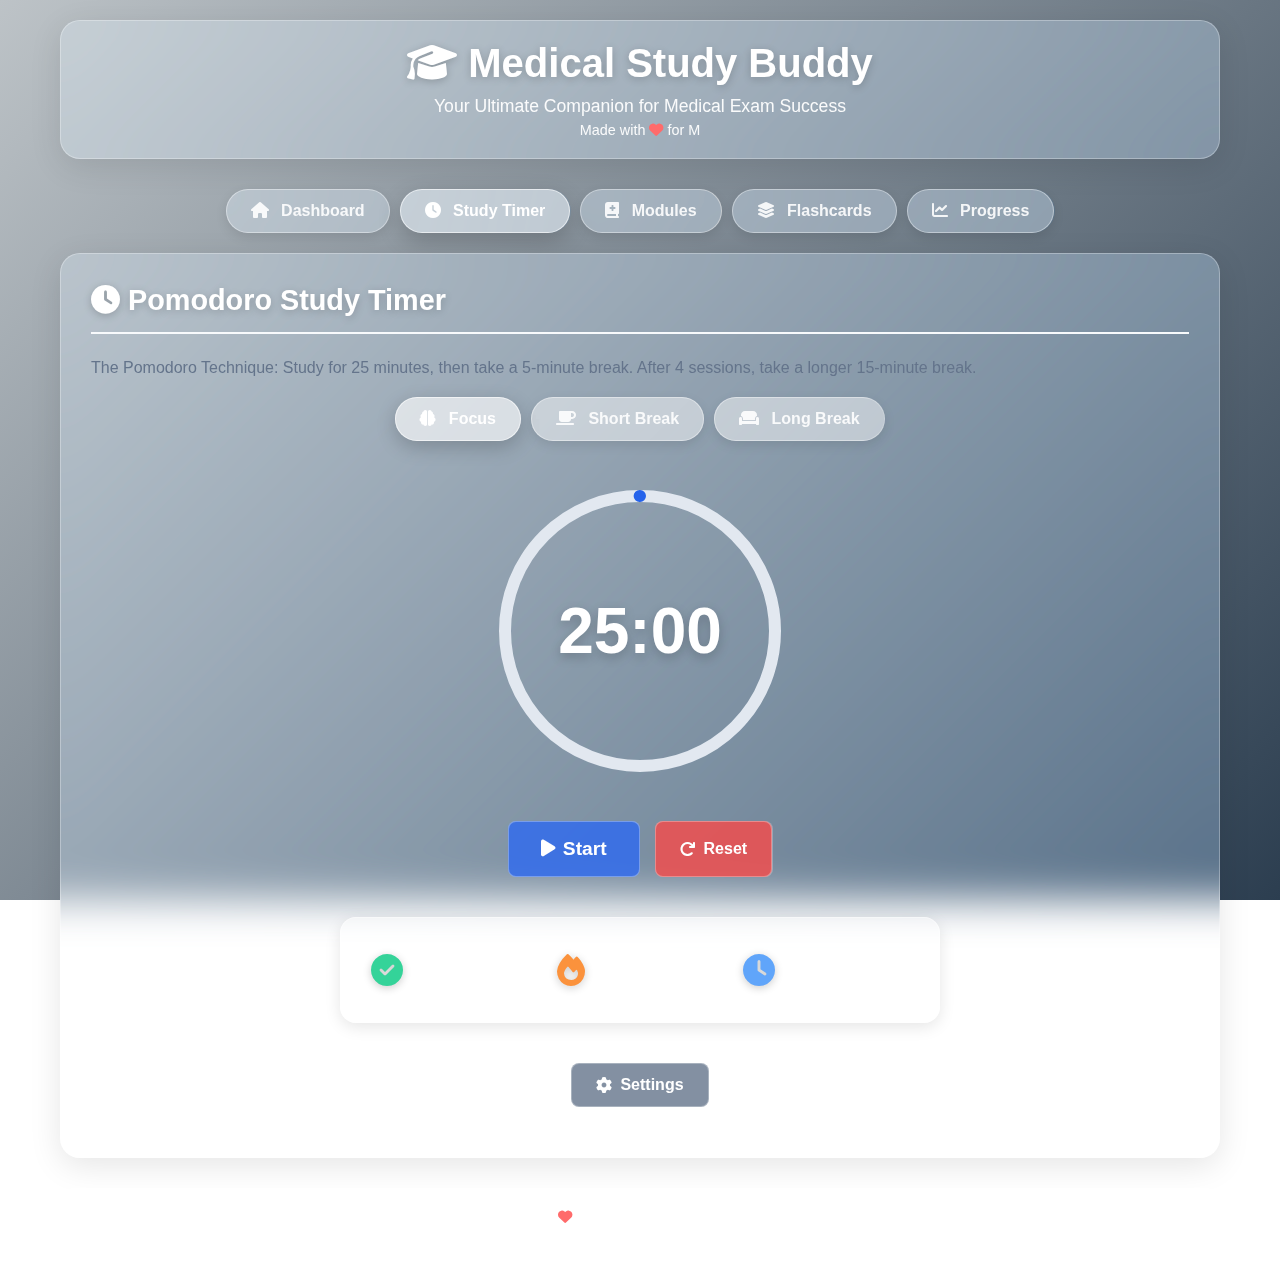
<file: timer.html>
<!DOCTYPE html>
<html lang="en">
  <head>
    <meta charset="UTF-8" />
    <meta name="viewport" content="width=device-width, initial-scale=1.0" />
    <title>Medical Study Buddy - Study Timer</title>
    <link
      rel="stylesheet"
      href="https://cdnjs.cloudflare.com/ajax/libs/font-awesome/6.4.0/css/all.min.css"
    />
    <link rel="stylesheet" href="styles.css" />
  </head>
  <body>
    <div class="container">
      <header>
        <h1><i class="fas fa-graduation-cap"></i> Medical Study Buddy</h1>
        <p>Your Ultimate Companion for Medical Exam Success</p>
        <p>Made with <i class="fas fa-heart"></i> for M</p>
      </header>

      <!-- Navigation Tabs -->
      <div class="nav-tabs">
        <a href="index.html" class="nav-tab" data-page="dashboard">
          <i class="fas fa-home"></i> Dashboard
        </a>
        <a href="timer.html" class="nav-tab active" data-page="timer">
          <i class="fas fa-clock"></i> Study Timer
        </a>
        <a href="modules.html" class="nav-tab" data-page="modules">
          <i class="fas fa-book-medical"></i> Modules
        </a>
        <a href="flashcards.html" class="nav-tab" data-page="flashcards">
          <i class="fas fa-layer-group"></i> Flashcards
        </a>
        <a href="progress.html" class="nav-tab" data-page="progress">
          <i class="fas fa-chart-line"></i> Progress
        </a>
      </div>

      <!-- Study Timer Section -->
      <div class="content-section active">
        <div class="section-header">
          <h2><i class="fas fa-clock"></i> Pomodoro Study Timer</h2>
        </div>
        <p style="color: var(--gray); margin-bottom: 20px">
          The Pomodoro Technique: Study for 25 minutes, then take a 5-minute
          break. After 4 sessions, take a longer 15-minute break.
        </p>

        <!-- Timer Display -->
        <div class="timer-container">
          <div class="timer-mode-selector">
            <button class="timer-mode-btn active" data-mode="focus">
              <i class="fas fa-brain"></i> Focus
            </button>
            <button class="timer-mode-btn" data-mode="short">
              <i class="fas fa-coffee"></i> Short Break
            </button>
            <button class="timer-mode-btn" data-mode="long">
              <i class="fas fa-couch"></i> Long Break
            </button>
          </div>

          <div class="timer-display">
            <div class="timer-circle">
              <svg class="timer-progress" viewBox="0 0 200 200">
                <circle
                  class="timer-progress-bg"
                  cx="100"
                  cy="100"
                  r="90"
                ></circle>
                <circle
                  class="timer-progress-bar"
                  cx="100"
                  cy="100"
                  r="90"
                  id="progressCircle"
                ></circle>
              </svg>
              <div class="timer-time">
                <span id="timerDisplay">25:00</span>
              </div>
            </div>
          </div>

          <div class="timer-controls">
            <button
              class="btn btn-primary btn-lg"
              id="startBtn"
              onclick="startTimer()"
            >
              <i class="fas fa-play"></i> Start
            </button>
            <button
              class="btn btn-warning btn-lg"
              id="pauseBtn"
              onclick="pauseTimer()"
              style="display: none"
            >
              <i class="fas fa-pause"></i> Pause
            </button>
            <button class="btn btn-danger" onclick="resetTimer()">
              <i class="fas fa-redo"></i> Reset
            </button>
          </div>

          <div class="timer-stats">
            <div class="timer-stat-item">
              <i class="fas fa-check-circle"></i>
              <div>
                <strong id="sessionsCompleted">0</strong>
                <span>Sessions Today</span>
              </div>
            </div>
            <div class="timer-stat-item">
              <i class="fas fa-fire"></i>
              <div>
                <strong id="currentStreak">0</strong>
                <span>Current Streak</span>
              </div>
            </div>
            <div class="timer-stat-item">
              <i class="fas fa-clock"></i>
              <div>
                <strong id="todayTime">0h 0m</strong>
                <span>Time Today</span>
              </div>
            </div>
          </div>

          <!-- Settings -->
          <div class="timer-settings">
            <button class="btn btn-secondary" onclick="toggleSettings()">
              <i class="fas fa-cog"></i> Settings
            </button>
          </div>

          <div
            id="timerSettingsPanel"
            class="settings-panel"
            style="display: none"
          >
            <h3><i class="fas fa-cog"></i> Timer Settings</h3>
            <div class="form-group">
              <label>Focus Duration (minutes)</label>
              <input
                type="number"
                id="focusDuration"
                value="25"
                min="1"
                max="60"
                class="form-input"
              />
            </div>
            <div class="form-group">
              <label>Short Break (minutes)</label>
              <input
                type="number"
                id="shortBreakDuration"
                value="5"
                min="1"
                max="30"
                class="form-input"
              />
            </div>
            <div class="form-group">
              <label>Long Break (minutes)</label>
              <input
                type="number"
                id="longBreakDuration"
                value="15"
                min="1"
                max="60"
                class="form-input"
              />
            </div>
            <div class="form-group">
              <label>
                <input type="checkbox" id="autoStart" />
                Auto-start next session
              </label>
            </div>
            <div class="form-group">
              <label>
                <input type="checkbox" id="soundEnabled" checked />
                Enable sound notifications
              </label>
            </div>
            <button class="btn btn-success" onclick="saveSettings()">
              <i class="fas fa-save"></i> Save Settings
            </button>
          </div>
        </div>
      </div>

      <footer>
        <p>
          Made with <i class="fas fa-heart"></i> by S | Study Smart, Not Just
          Hard
        </p>
      </footer>
    </div>

    <script src="app.js"></script>
    <script>
      // Set active navigation
      setActiveNav("timer");

      // Timer variables
      let timerInterval = null;
      let timeRemaining = 25 * 60; // 25 minutes in seconds
      let isRunning = false;
      let currentMode = "focus"; // focus, short, long
      let sessionsCount = 0;
      let totalTimeToday = 0;

      // Timer durations (in seconds)
      let durations = {
        focus: 25 * 60,
        short: 5 * 60,
        long: 15 * 60,
      };

      // Load settings and stats
      function loadTimerData() {
        const settings =
          JSON.parse(localStorage.getItem("timerSettings")) || {};
        if (settings.focusDuration)
          durations.focus = settings.focusDuration * 60;
        if (settings.shortBreakDuration)
          durations.short = settings.shortBreakDuration * 60;
        if (settings.longBreakDuration)
          durations.long = settings.longBreakDuration * 60;

        const timerStats = JSON.parse(localStorage.getItem("timerStats")) || {
          sessionsToday: 0,
          totalTimeToday: 0,
          lastDate: new Date().toDateString(),
          currentStreak: 0,
        };

        // Reset if it's a new day
        if (timerStats.lastDate !== new Date().toDateString()) {
          timerStats.sessionsToday = 0;
          timerStats.totalTimeToday = 0;
          timerStats.lastDate = new Date().toDateString();
          localStorage.setItem("timerStats", JSON.stringify(timerStats));
        }

        sessionsCount = timerStats.sessionsToday;
        totalTimeToday = timerStats.totalTimeToday;

        updateStatsDisplay();
      }

      // Update stats display
      function updateStatsDisplay() {
        document.getElementById("sessionsCompleted").textContent =
          sessionsCount;

        const timerStats = JSON.parse(localStorage.getItem("timerStats")) || {
          currentStreak: 0,
        };
        document.getElementById("currentStreak").textContent =
          timerStats.currentStreak || 0;

        const hours = Math.floor(totalTimeToday / 60);
        const minutes = totalTimeToday % 60;
        document.getElementById(
          "todayTime"
        ).textContent = `${hours}h ${minutes}m`;
      }

      // Format time display
      function formatTime(seconds) {
        const mins = Math.floor(seconds / 60);
        const secs = seconds % 60;
        return `${mins.toString().padStart(2, "0")}:${secs
          .toString()
          .padStart(2, "0")}`;
      }

      // Update timer display
      function updateDisplay() {
        document.getElementById("timerDisplay").textContent =
          formatTime(timeRemaining);

        // Update progress circle
        const totalTime = durations[currentMode];
        const progress = ((totalTime - timeRemaining) / totalTime) * 565;
        document.getElementById("progressCircle").style.strokeDashoffset =
          565 - progress;
      }

      // Start timer
      function startTimer() {
        if (isRunning) return;

        isRunning = true;
        document.getElementById("startBtn").style.display = "none";
        document.getElementById("pauseBtn").style.display = "inline-flex";

        timerInterval = setInterval(() => {
          if (timeRemaining > 0) {
            timeRemaining--;
            updateDisplay();
          } else {
            completeSession();
          }
        }, 1000);
      }

      // Pause timer
      function pauseTimer() {
        isRunning = false;
        clearInterval(timerInterval);
        document.getElementById("startBtn").style.display = "inline-flex";
        document.getElementById("pauseBtn").style.display = "none";
      }

      // Reset timer
      function resetTimer() {
        pauseTimer();
        timeRemaining = durations[currentMode];
        updateDisplay();
      }

      // Complete session
      function completeSession() {
        pauseTimer();

        // Play sound if enabled
        const settings = JSON.parse(localStorage.getItem("timerSettings")) || {
          soundEnabled: true,
        };
        if (settings.soundEnabled !== false) {
          playNotificationSound();
        }

        if (currentMode === "focus") {
          // Update stats
          sessionsCount++;
          totalTimeToday += Math.floor(durations.focus / 60);

          const timerStats = JSON.parse(localStorage.getItem("timerStats")) || {
            sessionsToday: 0,
            totalTimeToday: 0,
            currentStreak: 0,
            lastDate: new Date().toDateString(),
          };

          timerStats.sessionsToday = sessionsCount;
          timerStats.totalTimeToday = totalTimeToday;
          timerStats.currentStreak = sessionsCount;
          localStorage.setItem("timerStats", JSON.stringify(timerStats));

          // Update main stats
          const mainStats = JSON.parse(
            localStorage.getItem("medStudyStats")
          ) || {
            totalStudyTime: 0,
            totalFlashcards: 0,
            quizzesTaken: 0,
            totalScore: 0,
          };
          mainStats.totalStudyTime += Math.floor(durations.focus / 60);
          localStorage.setItem("medStudyStats", JSON.stringify(mainStats));

          updateStatsDisplay();

          alert("🎉 Focus session complete! Time for a break!");

          // Auto-switch to break
          if (sessionsCount % 4 === 0) {
            switchMode("long");
          } else {
            switchMode("short");
          }
        } else {
          alert("Break time over! Ready for another focus session?");
          switchMode("focus");
        }

        // Auto-start if enabled
        if (settings.autoStart) {
          setTimeout(startTimer, 2000);
        }
      }

      // Switch timer mode
      function switchMode(mode) {
        currentMode = mode;
        pauseTimer();
        timeRemaining = durations[mode];
        updateDisplay();

        // Update mode buttons
        document.querySelectorAll(".timer-mode-btn").forEach((btn) => {
          btn.classList.remove("active");
          if (btn.getAttribute("data-mode") === mode) {
            btn.classList.add("active");
          }
        });
      }

      // Mode button click handlers
      document.querySelectorAll(".timer-mode-btn").forEach((btn) => {
        btn.addEventListener("click", function () {
          const mode = this.getAttribute("data-mode");
          switchMode(mode);
        });
      });

      // Toggle settings panel
      function toggleSettings() {
        const panel = document.getElementById("timerSettingsPanel");
        panel.style.display = panel.style.display === "none" ? "block" : "none";

        // Load current settings
        const settings =
          JSON.parse(localStorage.getItem("timerSettings")) || {};
        document.getElementById("focusDuration").value =
          settings.focusDuration || 25;
        document.getElementById("shortBreakDuration").value =
          settings.shortBreakDuration || 5;
        document.getElementById("longBreakDuration").value =
          settings.longBreakDuration || 15;
        document.getElementById("autoStart").checked =
          settings.autoStart || false;
        document.getElementById("soundEnabled").checked =
          settings.soundEnabled !== false;
      }

      // Save settings
      function saveSettings() {
        const settings = {
          focusDuration: parseInt(
            document.getElementById("focusDuration").value
          ),
          shortBreakDuration: parseInt(
            document.getElementById("shortBreakDuration").value
          ),
          longBreakDuration: parseInt(
            document.getElementById("longBreakDuration").value
          ),
          autoStart: document.getElementById("autoStart").checked,
          soundEnabled: document.getElementById("soundEnabled").checked,
        };

        localStorage.setItem("timerSettings", JSON.stringify(settings));

        // Update durations
        durations.focus = settings.focusDuration * 60;
        durations.short = settings.shortBreakDuration * 60;
        durations.long = settings.longBreakDuration * 60;

        // Reset current timer with new duration
        resetTimer();

        toggleSettings();
        alert("Settings saved!");
      }

      // Play notification sound (simple beep using Web Audio API)
      function playNotificationSound() {
        try {
          const audioContext = new (window.AudioContext ||
            window.webkitAudioContext)();
          const oscillator = audioContext.createOscillator();
          const gainNode = audioContext.createGain();

          oscillator.connect(gainNode);
          gainNode.connect(audioContext.destination);

          oscillator.frequency.value = 800;
          oscillator.type = "sine";

          gainNode.gain.setValueAtTime(0.3, audioContext.currentTime);
          gainNode.gain.exponentialRampToValueAtTime(
            0.01,
            audioContext.currentTime + 0.5
          );

          oscillator.start(audioContext.currentTime);
          oscillator.stop(audioContext.currentTime + 0.5);
        } catch (e) {
          console.log("Audio not supported");
        }
      }

      // Initialize on page load
      loadTimerData();
      updateDisplay();
    </script>
  </body>
</html>
</file>
<file: styles.css>
* {
  margin: 0;
  padding: 0;
  box-sizing: border-box;
}

:root {
  --primary-color: #2563eb;
  --secondary-color: #0ea5e9;
  --success-color: #10b981;
  --warning-color: #f59e0b;
  --danger-color: #ef4444;
  --dark: #1e293b;
  --light: #f8fafc;
  --gray: #64748b;
}

body {
  font-family: -apple-system, BlinkMacSystemFont, "SF Pro Display", "Segoe UI",
    Roboto, sans-serif;
  background: linear-gradient(135deg, #bdc3c7 0%, #2c3e50 100%);
  background-attachment: fixed;
  min-height: 100vh;
  color: var(--dark);
}

.container {
  max-width: 1200px;
  margin: 0 auto;
  padding: 20px;
}

/* Header */
header {
  position: relative;
  background: rgba(255, 255, 255, 0.25);
  backdrop-filter: blur(20px) saturate(180%);
  -webkit-backdrop-filter: blur(20px) saturate(180%);
  padding: 20px 0;
  box-shadow: 0 8px 32px rgba(0, 0, 0, 0.1);
  margin-bottom: 30px;
  border-radius: 20px;
  border: 1px solid rgba(255, 255, 255, 0.3);
}

.header-image {
  position: absolute;
  left: 20px;
  top: 50%;
  transform: translateY(-50%);
  width: 100px;
  height: auto;
  background: transparent;
}

header h1 {
  text-align: center;
  color: white;
  font-size: 2.5rem;
  margin-bottom: 10px;
  text-shadow: 0 2px 8px rgba(0, 0, 0, 0.2);
}

header p {
  text-align: center;
  color: rgba(255, 255, 255, 0.95);
  font-size: 1.1rem;
}

header p:last-child {
  font-size: 0.9rem;
  margin-top: 5px;
}

header .fa-heart {
  color: #ff6b6b;
}

/* Navigation Tabs */
.nav-tabs {
  display: flex;
  justify-content: center;
  gap: 10px;
  margin: 20px 0;
  flex-wrap: wrap;
}

.nav-tab {
  padding: 12px 24px;
  background: rgba(255, 255, 255, 0.3);
  backdrop-filter: blur(10px) saturate(180%);
  -webkit-backdrop-filter: blur(10px) saturate(180%);
  border: 1px solid rgba(255, 255, 255, 0.4);
  border-radius: 25px;
  cursor: pointer;
  font-size: 1rem;
  font-weight: 600;
  color: rgba(255, 255, 255, 0.9);
  transition: all 0.3s ease;
  box-shadow: 0 4px 12px rgba(0, 0, 0, 0.1);
}

.nav-tab:hover {
  transform: translateY(-2px);
  background: rgba(255, 255, 255, 0.4);
  box-shadow: 0 8px 16px rgba(0, 0, 0, 0.15);
}

.nav-tab.active {
  background: rgba(255, 255, 255, 0.5);
  backdrop-filter: blur(20px) saturate(200%);
  -webkit-backdrop-filter: blur(20px) saturate(200%);
  border: 1px solid rgba(255, 255, 255, 0.6);
  color: white;
  box-shadow: 0 8px 24px rgba(0, 0, 0, 0.2);
}

.nav-tab i {
  margin-right: 8px;
}

/* Main Content Area */
.content-section {
  display: none;
  background: rgba(255, 255, 255, 0.25);
  backdrop-filter: blur(20px) saturate(180%);
  -webkit-backdrop-filter: blur(20px) saturate(180%);
  border-radius: 20px;
  padding: 30px;
  box-shadow: 0 8px 32px rgba(0, 0, 0, 0.1);
  border: 1px solid rgba(255, 255, 255, 0.3);
  animation: fadeIn 0.5s ease;
}

.content-section.active {
  display: block;
}

@keyframes fadeIn {
  from {
    opacity: 0;
    transform: translateY(20px);
  }
  to {
    opacity: 1;
    transform: translateY(0);
  }
}

/* Dashboard Section */
.stats-grid {
  display: grid;
  grid-template-columns: repeat(auto-fit, minmax(200px, 1fr));
  gap: 20px;
  margin: 20px 0;
}

.stat-card {
  background: rgba(255, 255, 255, 0.3);
  backdrop-filter: blur(15px) saturate(180%);
  -webkit-backdrop-filter: blur(15px) saturate(180%);
  color: white;
  padding: 25px;
  border-radius: 16px;
  box-shadow: 0 8px 24px rgba(0, 0, 0, 0.15);
  border: 1px solid rgba(255, 255, 255, 0.4);
  text-align: center;
  transition: all 0.3s ease;
}

.stat-card:hover {
  transform: translateY(-5px);
  box-shadow: 0 12px 32px rgba(0, 0, 0, 0.2);
  background: rgba(255, 255, 255, 0.35);
}

.stat-card i {
  font-size: 2.5rem;
  margin-bottom: 10px;
  opacity: 1;
}

.stat-card:nth-child(1) i {
  color: #60a5fa;
}

.stat-card:nth-child(2) i {
  color: #fbbf24;
}

.stat-card:nth-child(3) i {
  color: #34d399;
}

.stat-card:nth-child(4) i {
  color: #fb923c;
}

.stat-card h3 {
  font-size: 2rem;
  margin: 10px 0;
}

.stat-card p {
  opacity: 0.9;
  font-size: 0.95rem;
}

/* Buttons */
.btn {
  padding: 12px 24px;
  border: none;
  border-radius: 8px;
  cursor: pointer;
  font-size: 1rem;
  font-weight: 600;
  transition: all 0.3s ease;
  display: inline-flex;
  align-items: center;
  gap: 8px;
}

.btn-primary {
  background: rgba(37, 99, 235, 0.8);
  backdrop-filter: blur(10px);
  -webkit-backdrop-filter: blur(10px);
  border: 1px solid rgba(255, 255, 255, 0.3);
  color: white;
}

.btn-success {
  background: rgba(16, 185, 129, 0.8);
  backdrop-filter: blur(10px);
  -webkit-backdrop-filter: blur(10px);
  border: 1px solid rgba(255, 255, 255, 0.3);
  color: white;
}

.btn-warning {
  background: rgba(245, 158, 11, 0.8);
  backdrop-filter: blur(10px);
  -webkit-backdrop-filter: blur(10px);
  border: 1px solid rgba(255, 255, 255, 0.3);
  color: white;
}

.btn-danger {
  background: rgba(239, 68, 68, 0.8);
  backdrop-filter: blur(10px);
  -webkit-backdrop-filter: blur(10px);
  border: 1px solid rgba(255, 255, 255, 0.3);
  color: white;
}

.btn:hover {
  transform: translateY(-2px);
  box-shadow: 0 8px 20px rgba(0, 0, 0, 0.25);
  filter: brightness(1.1);
}

/* Section Headers */
.section-header {
  display: flex;
  justify-content: space-between;
  align-items: center;
  margin-bottom: 25px;
  padding-bottom: 15px;
  border-bottom: 2px solid var(--light);
}

.section-header h2 {
  color: white;
  font-size: 1.8rem;
  text-shadow: 0 2px 8px rgba(0, 0, 0, 0.2);
}

/* Welcome Message */
.welcome-section {
  text-align: center;
  padding: 40px 20px;
}

.welcome-section h2 {
  color: white;
  font-size: 2rem;
  margin-bottom: 15px;
  text-shadow: 0 2px 8px rgba(0, 0, 0, 0.2);
}

.welcome-section p {
  color: rgba(255, 255, 255, 0.95);
  font-size: 1.1rem;
  line-height: 1.6;
  margin-bottom: 20px;
}

/* Quick Actions */
.quick-actions {
  display: grid;
  grid-template-columns: repeat(auto-fit, minmax(250px, 1fr));
  gap: 20px;
  margin-top: 30px;
}

.action-card {
  background: rgba(255, 255, 255, 0.3);
  backdrop-filter: blur(15px) saturate(180%);
  -webkit-backdrop-filter: blur(15px) saturate(180%);
  padding: 25px;
  border-radius: 16px;
  text-align: center;
  cursor: pointer;
  transition: all 0.3s ease;
  border: 1px solid rgba(255, 255, 255, 0.4);
  box-shadow: 0 4px 16px rgba(0, 0, 0, 0.1);
}

.action-card:hover {
  transform: translateY(-5px);
  background: rgba(255, 255, 255, 0.4);
  box-shadow: 0 12px 32px rgba(0, 0, 0, 0.2);
}

.action-card i {
  font-size: 3rem;
  margin-bottom: 15px;
  text-shadow: 0 2px 8px rgba(0, 0, 0, 0.2);
}

.action-card:nth-child(1) i {
  color: #60a5fa;
}

.action-card:nth-child(2) i {
  color: #a78bfa;
}

.action-card:nth-child(3) i {
  color: #fbbf24;
}

.action-card h3 {
  color: white;
  margin-bottom: 10px;
}

.action-card p {
  color: rgba(255, 255, 255, 0.9);
  font-size: 0.9rem;
}

/* Responsive Design */
@media (max-width: 768px) {
  .header-image {
    position: static;
    display: block;
    width: 80px;
    margin: 0 auto 10px auto;
    transform: none;
  }

  header h1 {
    font-size: 1.8rem;
  }

  .nav-tabs {
    gap: 5px;
  }

  .nav-tab {
    padding: 10px 16px;
    font-size: 0.9rem;
  }

  .content-section {
    padding: 20px;
  }

  .stats-grid {
    grid-template-columns: 1fr;
  }
}

/* iPhone 14 Pro and similar (390-430px width) */
@media (max-width: 430px) {
  .header-image {
    width: 70px;
    margin-bottom: 8px;
  }

  header h1 {
    font-size: 1.5rem;
  }

  header p {
    font-size: 0.85rem;
  }

  .nav-tab {
    padding: 8px 10px;
    font-size: 0.75rem;
  }

  .nav-tab i {
    font-size: 1rem;
  }

  .content-section {
    padding: 15px;
  }
}

/* Footer */
footer {
  text-align: center;
  padding: 20px;
  color: rgba(255, 255, 255, 0.9);
  margin-top: 30px;
  font-size: 0.9rem;
  background: rgba(255, 255, 255, 0.15);
  backdrop-filter: blur(10px);
  -webkit-backdrop-filter: blur(10px);
  border-radius: 15px;
  border: 1px solid rgba(255, 255, 255, 0.2);
}

footer i {
  color: #ff6b6b;
}

/* Notification Modal */
.notification-modal {
  position: fixed;
  top: 0;
  left: 0;
  width: 100%;
  height: 100%;
  background: rgba(0, 0, 0, 0.7);
  backdrop-filter: blur(10px);
  display: flex;
  justify-content: center;
  align-items: center;
  z-index: 9999;
  animation: fadeIn 0.3s ease;
}

@keyframes fadeIn {
  from {
    opacity: 0;
  }
  to {
    opacity: 1;
  }
}

.notification-content {
  background: rgba(255, 255, 255, 0.95);
  padding: 40px 50px;
  border-radius: 24px;
  text-align: center;
  max-width: 400px;
  box-shadow: 0 20px 60px rgba(0, 0, 0, 0.3);
  animation: slideUp 0.3s ease;
}

@keyframes slideUp {
  from {
    transform: translateY(50px);
    opacity: 0;
  }
  to {
    transform: translateY(0);
    opacity: 1;
  }
}

.notification-icon {
  font-size: 4rem;
  margin-bottom: 20px;
  animation: bounce 0.6s ease infinite;
}

@keyframes bounce {
  0%,
  100% {
    transform: translateY(0);
  }
  50% {
    transform: translateY(-10px);
  }
}

.notification-content h2 {
  color: #333;
  font-size: 1.8rem;
  margin-bottom: 10px;
}

.notification-content p {
  color: #666;
  font-size: 1.1rem;
  margin-bottom: 25px;
}

.notification-content .btn {
  padding: 15px 40px;
  font-size: 1.1rem;
}

/* Modal Content (for forms) */
.modal-content {
  background: rgba(255, 255, 255, 0.95);
  padding: 30px;
  border-radius: 20px;
  width: 90%;
  max-width: 500px;
  max-height: 90vh;
  overflow-y: auto;
  box-shadow: 0 20px 60px rgba(0, 0, 0, 0.3);
  animation: slideUp 0.3s ease;
}

.modal-content h2 {
  color: #333;
  font-size: 1.5rem;
  margin-bottom: 20px;
  text-align: center;
}

.modal-content .form-group {
  margin-bottom: 20px;
}

.modal-content .form-group label {
  display: block;
  margin-bottom: 8px;
  color: #333;
  font-weight: 500;
}

.modal-content textarea.form-input {
  resize: vertical;
  min-height: 120px;
  line-height: 1.5;
}

.modal-content .form-actions {
  display: flex;
  gap: 10px;
  margin-top: 20px;
}

.modal-content .form-actions .btn {
  flex: 1;
}

/* Note Actions */
.note-actions {
  display: flex;
  gap: 8px;
}

.btn-icon.btn-edit {
  color: #3b82f6;
}

.btn-icon.btn-edit:hover {
  color: #2563eb;
  background: rgba(59, 130, 246, 0.1);
}

.btn-icon.btn-delete {
  color: #ef4444;
}

.btn-icon.btn-delete:hover {
  color: #dc2626;
  background: rgba(239, 68, 68, 0.1);
}

/* Character Decorations */
.character-left,
.character-right {
  position: fixed;
  bottom: 20px;
  width: 120px;
  height: auto;
  z-index: 100;
  opacity: 0.9;
  transition: all 0.3s ease;
  background: transparent;
}

.character-left {
  left: 20px;
}

.character-right {
  right: 20px;
}

.character-left:hover,
.character-right:hover {
  transform: scale(1.1) translateY(-5px);
  opacity: 1;
}

@media (max-width: 1200px) {
  .character-left,
  .character-right {
    width: 80px;
    bottom: 10px;
  }

  .character-left {
    left: 10px;
  }

  .character-right {
    right: 10px;
  }
}

@media (max-width: 768px) {
  .character-left,
  .character-right {
    width: 50px;
    bottom: 5px;
    opacity: 0.7;
  }

  .character-left {
    left: 5px;
  }

  .character-right {
    right: 5px;
  }
}

/* Module Management Styles */
.module-form {
  background: rgba(255, 255, 255, 0.3);
  backdrop-filter: blur(15px) saturate(180%);
  -webkit-backdrop-filter: blur(15px) saturate(180%);
  padding: 25px;
  border-radius: 16px;
  margin-bottom: 30px;
  border: 1px solid rgba(255, 255, 255, 0.4);
  box-shadow: 0 4px 16px rgba(0, 0, 0, 0.1);
}

.form-group {
  margin-bottom: 20px;
}

.form-group label {
  display: block;
  margin-bottom: 8px;
  font-weight: 600;
  color: white;
}

.form-input {
  width: 100%;
  display: block;
  padding: 0 16px;
  background: rgba(255, 255, 255, 0.85);
  backdrop-filter: blur(10px);
  -webkit-backdrop-filter: blur(10px);
  border: 1px solid rgba(255, 255, 255, 0.9);
  border-radius: 12px;
  font-size: 16px; /* Prevents iOS zoom on focus */
  font-family: -apple-system, BlinkMacSystemFont, "Segoe UI", Roboto, sans-serif;
  transition: all 0.3s ease;
  color: #333;
  -webkit-appearance: none; /* Remove iOS default styling */
  -moz-appearance: textfield; /* Firefox number input fix */
  box-sizing: border-box;
  height: 50px;
  line-height: 50px;
}

/* Remove number input spinners */
.form-input[type="number"]::-webkit-inner-spin-button,
.form-input[type="number"]::-webkit-outer-spin-button {
  -webkit-appearance: none;
  margin: 0;
}

.form-input::placeholder {
  color: rgba(0, 0, 0, 0.5);
}

.form-input:focus {
  outline: none;
  background: rgba(255, 255, 255, 0.95);
  border-color: #007aff; /* iOS blue */
  box-shadow: 0 4px 12px rgba(0, 122, 255, 0.2);
}

/* Mobile responsive inputs */
@media (max-width: 430px) {
  .form-input {
    padding: 16px;
    font-size: 16px;
    border-radius: 10px;
  }

  .form-group label {
    font-size: 14px;
    margin-bottom: 8px;
    display: block;
  }
}

.color-picker {
  display: flex;
  gap: 15px;
  flex-wrap: wrap;
}

.color-picker input[type="radio"] {
  display: none;
}

.color-option {
  width: 40px;
  height: 40px;
  border-radius: 50%;
  cursor: pointer;
  border: 3px solid transparent;
  transition: all 0.3s ease;
}

.color-picker input[type="radio"]:checked + .color-option {
  border-color: var(--dark);
  transform: scale(1.1);
  box-shadow: 0 4px 8px rgba(0, 0, 0, 0.2);
}

.form-actions {
  display: flex;
  gap: 10px;
  margin-top: 20px;
}

/* Modules Grid */
.modules-grid {
  display: grid;
  grid-template-columns: repeat(auto-fill, minmax(300px, 1fr));
  gap: 20px;
  margin-top: 20px;
}

.module-card {
  background: rgba(255, 255, 255, 0.3);
  backdrop-filter: blur(15px) saturate(180%);
  -webkit-backdrop-filter: blur(15px) saturate(180%);
  border: 1px solid rgba(255, 255, 255, 0.4);
  border-radius: 16px;
  padding: 20px;
  cursor: pointer;
  transition: all 0.3s ease;
  position: relative;
  overflow: hidden;
  box-shadow: 0 4px 16px rgba(0, 0, 0, 0.1);
}

.module-card:hover {
  transform: translateY(-5px);
  box-shadow: 0 12px 32px rgba(0, 0, 0, 0.2);
  background: rgba(255, 255, 255, 0.4);
}

.module-icon {
  width: 60px;
  height: 60px;
  border-radius: 12px;
  display: flex;
  align-items: center;
  justify-content: center;
  margin-bottom: 15px;
  color: white;
  font-size: 1.8rem;
}

.module-card h3 {
  color: white;
  margin-bottom: 10px;
  font-size: 1.3rem;
}

.module-card p {
  color: rgba(255, 255, 255, 0.9);
  font-size: 0.9rem;
  margin-bottom: 15px;
  min-height: 40px;
}

.module-stats {
  display: flex;
  gap: 15px;
  flex-wrap: wrap;
  font-size: 0.85rem;
  color: rgba(255, 255, 255, 0.9);
}

.module-stats span {
  display: flex;
  align-items: center;
  gap: 5px;
}

.module-stats i {
  color: #60a5fa;
}

.module-stats span:nth-child(2) i {
  color: #fbbf24;
}

.module-stats span:nth-child(3) i {
  color: #f472b6;
}

/* Empty State */
.empty-state {
  grid-column: 1 / -1;
  text-align: center;
  padding: 60px 20px;
  color: var(--gray);
}

.empty-state i {
  font-size: 4rem;
  color: #60a5fa;
  opacity: 0.7;
  margin-bottom: 20px;
}

.empty-state h3 {
  font-size: 1.5rem;
  margin-bottom: 10px;
  color: white;
}

.empty-state p {
  font-size: 1rem;
  color: rgba(255, 255, 255, 0.9);
}

/* Module Detail View */
.module-detail {
  animation: fadeIn 0.5s ease;
}

.module-detail-header {
  display: flex;
  justify-content: space-between;
  align-items: flex-start;
  margin-bottom: 30px;
  padding-bottom: 20px;
  border-bottom: 2px solid var(--light);
}

.module-detail-header h2 {
  font-size: 2rem;
  margin-bottom: 10px;
  text-shadow: 0 2px 8px rgba(0, 0, 0, 0.2);
}

.module-detail-header p {
  color: rgba(255, 255, 255, 0.9);
  font-size: 1rem;
}

/* Content Tabs */
.content-tabs {
  display: flex;
  gap: 10px;
  margin-bottom: 30px;
  border-bottom: 2px solid rgba(255, 255, 255, 0.3);
  overflow-x: auto;
}

.content-tab {
  padding: 12px 20px;
  background: transparent;
  border: none;
  cursor: pointer;
  font-size: 1rem;
  font-weight: 600;
  color: rgba(255, 255, 255, 0.7);
  border-bottom: 3px solid transparent;
  transition: all 0.3s ease;
  white-space: nowrap;
}

.content-tab:hover {
  color: white;
}

.content-tab.active {
  color: white;
  border-bottom-color: white;
}

.content-tab i {
  margin-right: 8px;
}

/* Module Content */
.module-content {
  display: none;
}

.module-content.active {
  display: block;
  animation: fadeIn 0.3s ease;
}

.content-header {
  display: flex;
  justify-content: space-between;
  align-items: center;
  margin-bottom: 20px;
}

.content-header h3 {
  color: white;
  font-size: 1.4rem;
  text-shadow: 0 2px 8px rgba(0, 0, 0, 0.2);
}

.empty-message {
  text-align: center;
  color: rgba(255, 255, 255, 0.9);
  padding: 40px;
  font-size: 1.1rem;
}

/* Notes List */
.notes-list {
  display: flex;
  flex-direction: column;
  gap: 15px;
}

.note-item {
  background: rgba(255, 255, 255, 0.3);
  backdrop-filter: blur(10px) saturate(180%);
  -webkit-backdrop-filter: blur(10px) saturate(180%);
  padding: 20px;
  border-radius: 12px;
  border-left: 4px solid rgba(255, 255, 255, 0.6);
  border: 1px solid rgba(255, 255, 255, 0.3);
  box-shadow: 0 4px 12px rgba(0, 0, 0, 0.1);
}

.note-header {
  display: flex;
  justify-content: space-between;
  align-items: center;
  margin-bottom: 10px;
}

.note-header h4 {
  color: white;
  font-size: 1.1rem;
}

.note-item p {
  color: rgba(255, 255, 255, 0.9);
  line-height: 1.6;
  margin-bottom: 10px;
}

.note-item small {
  color: rgba(255, 255, 255, 0.8);
  font-size: 0.85rem;
}

/* Flashcards List */
.flashcards-list {
  display: grid;
  grid-template-columns: repeat(auto-fill, minmax(280px, 1fr));
  gap: 15px;
}

.flashcard-item {
  background: rgba(255, 255, 255, 0.3);
  backdrop-filter: blur(10px) saturate(180%);
  -webkit-backdrop-filter: blur(10px) saturate(180%);
  padding: 20px;
  border-radius: 12px;
  border: 1px solid rgba(255, 255, 255, 0.4);
  transition: all 0.3s ease;
  box-shadow: 0 4px 12px rgba(0, 0, 0, 0.1);
}

.flashcard-item:hover {
  background: rgba(255, 255, 255, 0.4);
  transform: translateY(-2px);
  box-shadow: 0 8px 20px rgba(0, 0, 0, 0.15);
}

.clickable-card {
  cursor: pointer;
  position: relative;
}

.clickable-card::after {
  content: "Click to review";
  position: absolute;
  bottom: 10px;
  right: 15px;
  font-size: 0.75rem;
  color: rgba(255, 255, 255, 0.6);
  opacity: 0;
  transition: opacity 0.3s ease;
}

.clickable-card:hover::after {
  opacity: 1;
}

.flashcard-header {
  display: flex;
  justify-content: space-between;
  align-items: center;
  margin-bottom: 15px;
  flex-wrap: wrap;
  gap: 10px;
}

.flashcard-header h4 {
  color: white;
  font-size: 1rem;
  flex: 1;
}

.flashcard-actions {
  display: flex;
  align-items: center;
  gap: 10px;
}

.difficulty-badge,
.difficulty-tag {
  padding: 4px 12px;
  border-radius: 12px;
  font-size: 0.75rem;
  font-weight: 600;
  text-transform: uppercase;
  letter-spacing: 0.5px;
  backdrop-filter: blur(10px);
  -webkit-backdrop-filter: blur(10px);
  border: 1px solid rgba(255, 255, 255, 0.3);
}

.difficulty-badge.difficult,
.difficulty-tag.difficulty-Difficult {
  background: rgba(239, 68, 68, 0.8);
  color: white;
}

.difficulty-badge.okay,
.difficulty-tag.difficulty-Okay {
  background: rgba(245, 158, 11, 0.8);
  color: white;
}

.difficulty-badge.easy,
.difficulty-tag.difficulty-Easy {
  background: rgba(16, 185, 129, 0.8);
  color: white;
}

.flashcard-content {
  color: rgba(255, 255, 255, 0.9);
  line-height: 1.8;
}

.flashcard-content strong {
  color: white;
}

/* Quiz List */
.quiz-list {
  display: flex;
  flex-direction: column;
  gap: 20px;
}

.quiz-item {
  background: rgba(255, 255, 255, 0.3);
  backdrop-filter: blur(10px) saturate(180%);
  -webkit-backdrop-filter: blur(10px) saturate(180%);
  padding: 20px;
  border-radius: 12px;
  border: 1px solid rgba(255, 255, 255, 0.4);
  box-shadow: 0 4px 12px rgba(0, 0, 0, 0.1);
}

.quiz-header {
  display: flex;
  justify-content: space-between;
  align-items: center;
  margin-bottom: 15px;
}

.quiz-header h4 {
  color: white;
  font-size: 1.1rem;
}

.quiz-question {
  color: white;
  font-weight: 600;
  font-size: 1.05rem;
  margin-bottom: 15px;
}

.quiz-options {
  display: flex;
  flex-direction: column;
  gap: 10px;
}

.quiz-option {
  padding: 12px 15px;
  background: rgba(255, 255, 255, 0.4);
  backdrop-filter: blur(10px);
  -webkit-backdrop-filter: blur(10px);
  border: 1px solid rgba(255, 255, 255, 0.5);
  border-radius: 10px;
  color: rgba(255, 255, 255, 0.9);
  display: flex;
  justify-content: space-between;
  align-items: center;
}

.quiz-option.correct {
  border-color: rgba(16, 185, 129, 0.8);
  background: rgba(16, 185, 129, 0.3);
  color: white;
  font-weight: 600;
}

.quiz-option.correct i {
  color: var(--success-color);
}

/* Button Icon */
.btn-icon {
  background: transparent;
  border: none;
  color: var(--danger-color);
  cursor: pointer;
  font-size: 1.1rem;
  padding: 5px 10px;
  transition: all 0.3s ease;
}

.btn-icon:hover {
  transform: scale(1.2);
  color: #dc2626;
}

/* Responsive for Modules */
@media (max-width: 768px) {
  .modules-grid {
    grid-template-columns: 1fr;
  }

  .flashcards-list {
    grid-template-columns: 1fr;
  }

  .module-detail-header {
    flex-direction: column;
    gap: 15px;
  }

  .content-tabs {
    gap: 5px;
  }

  .content-tab {
    padding: 10px 15px;
    font-size: 0.9rem;
  }

  .form-actions {
    flex-direction: column;
  }

  .form-actions .btn {
    width: 100%;
  }
}

/* Timer Styles */
.timer-container {
  max-width: 600px;
  margin: 0 auto;
  text-align: center;
}

.timer-mode-selector {
  display: flex;
  gap: 10px;
  justify-content: center;
  margin-bottom: 40px;
}

.timer-mode-btn {
  padding: 12px 24px;
  background: rgba(255, 255, 255, 0.3);
  backdrop-filter: blur(10px) saturate(180%);
  -webkit-backdrop-filter: blur(10px) saturate(180%);
  border: 1px solid rgba(255, 255, 255, 0.4);
  border-radius: 25px;
  cursor: pointer;
  font-size: 1rem;
  font-weight: 600;
  color: rgba(255, 255, 255, 0.9);
  transition: all 0.3s ease;
  box-shadow: 0 4px 12px rgba(0, 0, 0, 0.1);
}

.timer-mode-btn:hover {
  background: rgba(255, 255, 255, 0.4);
  transform: translateY(-2px);
  box-shadow: 0 6px 16px rgba(0, 0, 0, 0.15);
}

.timer-mode-btn.active {
  background: rgba(255, 255, 255, 0.5);
  color: white;
  border-color: rgba(255, 255, 255, 0.6);
  box-shadow: 0 6px 20px rgba(0, 0, 0, 0.2);
}

.timer-mode-btn i {
  margin-right: 8px;
}

.timer-display {
  margin: 40px 0;
}

.timer-circle {
  position: relative;
  width: 300px;
  height: 300px;
  margin: 0 auto;
}

.timer-progress {
  width: 100%;
  height: 100%;
  transform: rotate(-90deg);
}

.timer-progress-bg {
  fill: none;
  stroke: #e2e8f0;
  stroke-width: 8;
}

.timer-progress-bar {
  fill: none;
  stroke: var(--primary-color);
  stroke-width: 8;
  stroke-linecap: round;
  stroke-dasharray: 565;
  stroke-dashoffset: 565;
  transition: stroke-dashoffset 1s linear;
}

.timer-time {
  position: absolute;
  top: 50%;
  left: 50%;
  transform: translate(-50%, -50%);
  font-size: 4rem;
  font-weight: 700;
  color: white;
  text-shadow: 0 4px 12px rgba(0, 0, 0, 0.2);
}

.timer-controls {
  display: flex;
  gap: 15px;
  justify-content: center;
  margin: 30px 0;
}

.btn-lg {
  padding: 16px 32px;
  font-size: 1.2rem;
}

.timer-stats {
  display: grid;
  grid-template-columns: repeat(auto-fit, minmax(150px, 1fr));
  gap: 20px;
  margin: 40px 0;
  padding: 30px;
  background: rgba(255, 255, 255, 0.3);
  backdrop-filter: blur(15px) saturate(180%);
  -webkit-backdrop-filter: blur(15px) saturate(180%);
  border-radius: 16px;
  border: 1px solid rgba(255, 255, 255, 0.4);
  box-shadow: 0 4px 16px rgba(0, 0, 0, 0.1);
}

.timer-stat-item {
  display: flex;
  align-items: center;
  gap: 15px;
}

.timer-stat-item i {
  font-size: 2rem;
  text-shadow: 0 2px 8px rgba(0, 0, 0, 0.2);
}

.timer-stat-item:nth-child(1) i {
  color: #34d399;
}

.timer-stat-item:nth-child(2) i {
  color: #fb923c;
}

.timer-stat-item:nth-child(3) i {
  color: #60a5fa;
}

.timer-stat-item strong {
  display: block;
  font-size: 1.5rem;
  color: white;
}

.timer-stat-item span {
  display: block;
  font-size: 0.9rem;
  color: rgba(255, 255, 255, 0.9);
}

.timer-settings {
  margin: 20px 0;
}

.settings-panel {
  background: rgba(255, 255, 255, 0.3);
  backdrop-filter: blur(15px) saturate(180%);
  -webkit-backdrop-filter: blur(15px) saturate(180%);
  padding: 25px;
  border-radius: 16px;
  margin-top: 20px;
  text-align: left;
  animation: fadeIn 0.3s ease;
  border: 1px solid rgba(255, 255, 255, 0.4);
  box-shadow: 0 4px 16px rgba(0, 0, 0, 0.1);
}

.settings-panel h3 {
  color: white;
  margin-bottom: 20px;
  text-shadow: 0 2px 8px rgba(0, 0, 0, 0.2);
}

.settings-panel .form-group label {
  display: flex;
  align-items: center;
  gap: 10px;
}

.settings-panel input[type="checkbox"] {
  width: 20px;
  height: 20px;
  cursor: pointer;
}

.btn-secondary {
  background: rgba(100, 116, 139, 0.8);
  backdrop-filter: blur(10px);
  -webkit-backdrop-filter: blur(10px);
  border: 1px solid rgba(255, 255, 255, 0.3);
  color: white;
}

/* Navigation Links */
.nav-tab {
  text-decoration: none;
}

.action-card {
  text-decoration: none;
  color: inherit;
}

/* Responsive Timer */
@media (max-width: 768px) {
  .timer-circle {
    width: 250px;
    height: 250px;
  }

  .timer-time {
    font-size: 3rem;
  }

  .timer-mode-selector {
    flex-direction: column;
    gap: 8px;
  }

  .timer-mode-btn {
    width: 100%;
  }

  .timer-controls {
    flex-direction: column;
  }

  .timer-controls .btn {
    width: 100%;
  }

  .timer-stats {
    grid-template-columns: 1fr;
  }
}

/* Flashcard Review Styles */
.flashcard-review-container {
  max-width: 700px;
  margin: 0 auto;
}

.review-progress {
  text-align: center;
  font-size: 1.2rem;
  font-weight: 600;
  color: white;
  margin-bottom: 30px;
  text-shadow: 0 2px 8px rgba(0, 0, 0, 0.2);
}

.flashcard-flip-card {
  perspective: 1000px;
  height: 400px;
  cursor: pointer;
  margin-bottom: 30px;
}

.flashcard-flip-inner {
  position: relative;
  width: 100%;
  height: 100%;
  transition: transform 0.6s;
  transform-style: preserve-3d;
}

.flashcard-flip-inner.flipped {
  transform: rotateY(180deg);
}

.flashcard-flip-front,
.flashcard-flip-back {
  position: absolute;
  width: 100%;
  height: 100%;
  backface-visibility: hidden;
  display: flex;
  flex-direction: column;
  justify-content: center;
  align-items: center;
  padding: 40px;
  border-radius: 15px;
  box-shadow: 0 10px 30px rgba(0, 0, 0, 0.2);
}

.flashcard-flip-front {
  background: linear-gradient(
    135deg,
    var(--primary-color),
    var(--secondary-color)
  );
  color: white;
}

.flashcard-flip-back {
  background: linear-gradient(135deg, var(--success-color), #059669);
  color: white;
  transform: rotateY(180deg);
}

.flip-label {
  font-size: 0.9rem;
  text-transform: uppercase;
  letter-spacing: 2px;
  opacity: 0.8;
  margin-bottom: 20px;
}

.flashcard-flip-front p,
.flashcard-flip-back p {
  font-size: 1.5rem;
  font-weight: 600;
  text-align: center;
  line-height: 1.6;
}

.flip-hint {
  position: absolute;
  bottom: 20px;
  font-size: 0.85rem;
  opacity: 0.7;
}

.review-controls {
  display: flex;
  gap: 15px;
  justify-content: center;
  margin-bottom: 20px;
}

.review-navigation {
  display: flex;
  gap: 15px;
  justify-content: center;
}

/* Progress Page Styles */
.progress-overview {
  margin-bottom: 40px;
}

.progress-overview h3 {
  color: white;
  margin-bottom: 20px;
  font-size: 1.3rem;
  text-shadow: 0 2px 8px rgba(0, 0, 0, 0.2);
}

.progress-section {
  background: rgba(255, 255, 255, 0.3);
  backdrop-filter: blur(15px) saturate(180%);
  -webkit-backdrop-filter: blur(15px) saturate(180%);
  padding: 30px;
  border-radius: 16px;
  margin-bottom: 30px;
  border: 1px solid rgba(255, 255, 255, 0.4);
  box-shadow: 0 4px 16px rgba(0, 0, 0, 0.1);
}

.progress-section h3 {
  color: white;
  margin-bottom: 20px;
  font-size: 1.3rem;
  text-shadow: 0 2px 8px rgba(0, 0, 0, 0.2);
}

.module-breakdown {
  display: flex;
  flex-direction: column;
  gap: 15px;
}

.module-progress-card {
  background: rgba(255, 255, 255, 0.4);
  backdrop-filter: blur(10px) saturate(180%);
  -webkit-backdrop-filter: blur(10px) saturate(180%);
  padding: 20px;
  border-radius: 12px;
  box-shadow: 0 4px 12px rgba(0, 0, 0, 0.1);
  border: 1px solid rgba(255, 255, 255, 0.5);
}

.module-progress-header {
  display: flex;
  justify-content: space-between;
  align-items: center;
  margin-bottom: 15px;
}

.module-progress-header h4 {
  font-size: 1.2rem;
  margin: 0;
}

.module-date {
  color: rgba(255, 255, 255, 0.8);
  font-size: 0.9rem;
}

.module-progress-stats {
  display: flex;
  gap: 25px;
  flex-wrap: wrap;
}

.progress-stat {
  display: flex;
  align-items: center;
  gap: 8px;
  color: rgba(255, 255, 255, 0.9);
  font-size: 0.95rem;
}

.progress-stat i {
  color: #60a5fa;
}

.progress-stat:nth-child(2) i {
  color: #fbbf24;
}

.progress-stat:nth-child(3) i {
  color: #f472b6;
}

.timer-history {
  display: grid;
  grid-template-columns: repeat(auto-fit, minmax(200px, 1fr));
  gap: 20px;
}

.history-item {
  background: rgba(255, 255, 255, 0.4);
  backdrop-filter: blur(10px) saturate(180%);
  -webkit-backdrop-filter: blur(10px) saturate(180%);
  padding: 20px;
  border-radius: 12px;
  text-align: center;
  box-shadow: 0 4px 12px rgba(0, 0, 0, 0.1);
  border: 1px solid rgba(255, 255, 255, 0.5);
}

.history-label {
  color: rgba(255, 255, 255, 0.9);
  font-size: 0.9rem;
  margin-bottom: 10px;
}

.history-value {
  color: white;
  font-size: 1.8rem;
  font-weight: 700;
  text-shadow: 0 2px 8px rgba(0, 0, 0, 0.2);
}

.achievements-grid {
  display: grid;
  grid-template-columns: repeat(auto-fill, minmax(180px, 1fr));
  gap: 20px;
}

.achievement-badge {
  background: rgba(255, 255, 255, 0.2);
  backdrop-filter: blur(10px) saturate(180%);
  -webkit-backdrop-filter: blur(10px) saturate(180%);
  padding: 25px;
  border-radius: 12px;
  text-align: center;
  border: 1px solid rgba(255, 255, 255, 0.3);
  opacity: 0.5;
  transition: all 0.3s ease;
  box-shadow: 0 4px 12px rgba(0, 0, 0, 0.1);
}

.achievement-badge.unlocked {
  opacity: 1;
  background: rgba(16, 185, 129, 0.3);
  border-color: rgba(16, 185, 129, 0.6);
  box-shadow: 0 8px 24px rgba(16, 185, 129, 0.3);
}

.achievement-badge i {
  font-size: 2.5rem;
  color: rgba(255, 255, 255, 0.4);
  margin-bottom: 15px;
}

.achievement-badge.unlocked i {
  text-shadow: 0 2px 8px rgba(0, 0, 0, 0.2);
}

.achievement-badge:nth-child(1).unlocked i {
  color: #fbbf24;
}

.achievement-badge:nth-child(2).unlocked i {
  color: #60a5fa;
}

.achievement-badge:nth-child(3).unlocked i {
  color: #fb923c;
}

.achievement-badge:nth-child(4).unlocked i {
  color: #a78bfa;
}

.achievement-badge:nth-child(5).unlocked i {
  color: #34d399;
}

.achievement-badge:nth-child(6).unlocked i {
  color: #f472b6;
}

.achievement-badge h4 {
  color: rgba(255, 255, 255, 0.8);
  font-size: 1rem;
  margin-bottom: 8px;
}

.achievement-badge.unlocked h4 {
  color: white;
}

.achievement-badge p {
  color: rgba(255, 255, 255, 0.7);
  font-size: 0.85rem;
  line-height: 1.4;
}

.achievement-badge.unlocked p {
  color: rgba(255, 255, 255, 0.95);
}

/* Responsive for Flashcards and Progress */
@media (max-width: 768px) {
  .flashcard-flip-card {
    height: 350px;
  }

  .flashcard-flip-front p,
  .flashcard-flip-back p {
    font-size: 1.2rem;
  }

  .review-controls {
    flex-direction: column;
  }

  .review-controls .btn {
    width: 100%;
  }

  .achievements-grid {
    grid-template-columns: repeat(auto-fill, minmax(140px, 1fr));
  }

  .achievement-badge {
    padding: 20px;
  }

  .achievement-badge i {
    font-size: 2rem;
  }
}
</file>
